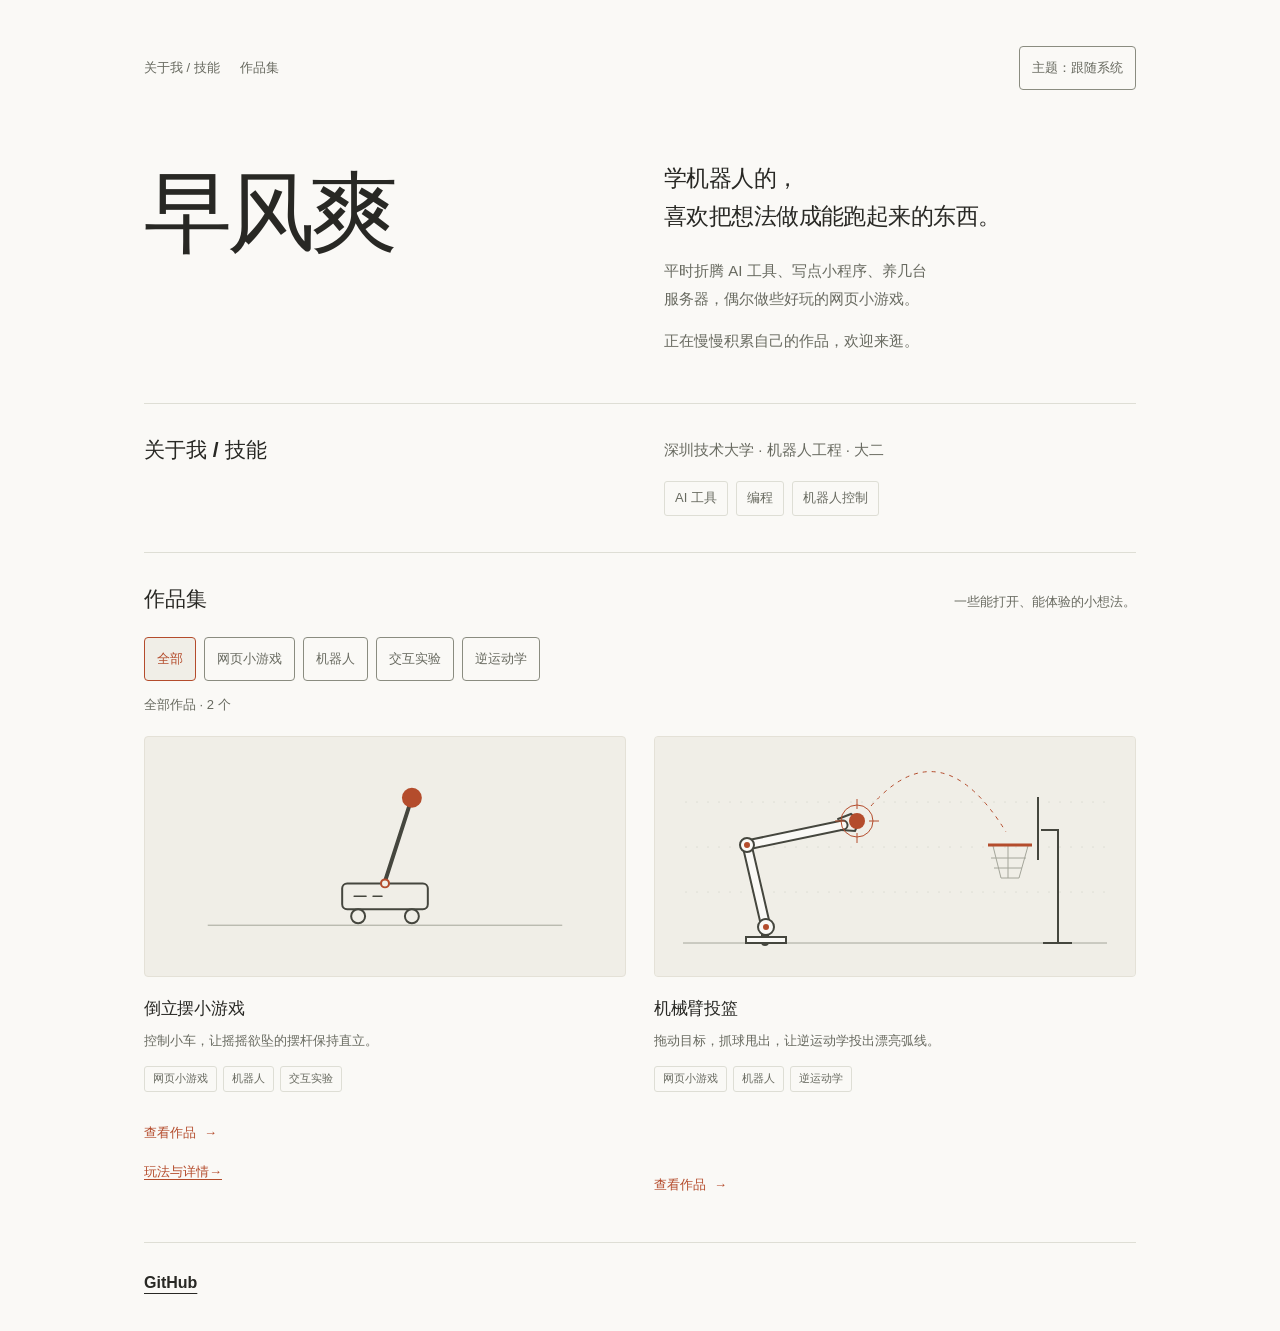
<file: index.html>
<!DOCTYPE html>
<html lang="zh-CN">
  <head>
    <meta charset="UTF-8">
    <meta name="viewport" content="width=device-width, initial-scale=1">
    <meta name="color-scheme" content="light dark">
    <meta name="application-name" content="早风爽的作品集">
    <meta name="description" content="早风爽的作品集：深圳技术大学机器人工程大二，会 AI 工具与编程、机器人控制，喜欢把想法做成能跑起来的东西。">
    <meta property="og:type" content="website">
    <meta property="og:locale" content="zh_CN">
    <meta property="og:site_name" content="早风爽的作品集">
    <meta property="og:title" content="早风爽 · 作品集">
    <meta property="og:description" content="深圳技术大学机器人工程大二，会 AI 工具与编程、机器人控制。看看我做的网页小游戏与交互实验。">
    <title>早风爽 · 作品集</title>
    <link rel="icon" href="./favicon.svg" type="image/svg+xml">
    <script src="./theme.js"></script>
    <link rel="stylesheet" href="./style.css">
  </head>
  <body>
    <a class="skip-link" href="#main-content">跳到主要内容</a>
    <div class="page">
      <header class="site-header">
        <nav aria-label="页面导航">
          <a href="#about">关于我 / 技能</a>
          <a href="#projects-title">作品集</a>
        </nav>
        <button class="theme-toggle" id="theme-toggle" type="button" hidden>主题：跟随系统</button>
      </header>
      <main id="main-content" tabindex="-1">
        <section class="intro enter" aria-labelledby="name">
          <div class="identity">
            <h1 id="name">早风爽</h1>
          </div>
          <div class="bio">
            <p class="bio-lead">学机器人的，<br><span class="bio-phrase">喜欢把想法做成</span><span class="bio-phrase">能跑起来的东西。</span></p>
            <p>平时折腾 AI 工具、写点小程序、养几台服务器，偶尔做些好玩的<span class="bio-phrase">网页小游戏。</span></p>
            <p>正在慢慢积累自己的作品，欢迎来逛。</p>
          </div>
        </section>

        <section class="about enter" id="about" aria-labelledby="about-title">
          <h2 class="section-title" id="about-title">关于我 / 技能</h2>
          <div class="about-content">
            <p>深圳技术大学 · 机器人工程 · 大二</p>
            <ul class="skills" aria-label="技能">
              <li>AI 工具</li>
              <li>编程</li>
              <li>机器人控制</li>
            </ul>
          </div>
        </section>

        <section class="projects enter" aria-labelledby="projects-title">
          <div class="section-heading">
            <h2 class="section-title" id="projects-title">作品集</h2>
            <p class="section-note">一些能打开、能体验的小想法。</p>
          </div>
          <div class="project-filters" role="group" aria-label="按标签筛选作品" hidden></div>
          <p class="project-status" id="project-status" role="status" aria-live="polite" aria-atomic="true"></p>
          <!-- 静态卡片保证 file://、禁用 JS 或模块加载失败时作品仍完整可见。
               main.js 加载成功后使用 projects.js 的数据增强渲染与筛选。 -->
          <div class="project-grid" id="project-grid">
            <article class="project-entry">
              <a class="project-card" href="./pendulum/" aria-labelledby="project-title-0" aria-describedby="project-description-0">
                <div class="thumbnail">
                  <svg class="pendulum-drawing" viewBox="0 0 480 240" fill="none" aria-hidden="true" focusable="false">
                    <g class="diagram-guides" stroke="currentColor" stroke-width="1">
                      <path d="M62 189H418"/>
                    </g>
                    <g class="diagram-cart" stroke="currentColor" stroke-width="2">
                      <rect x="197" y="147" width="86" height="26" rx="5" fill="var(--thumbnail)"/>
                      <path d="M240 145 267 61" stroke-width="4" stroke-linecap="round"/>
                      <circle cx="213" cy="180" r="7" fill="var(--thumbnail)"/>
                      <circle cx="267" cy="180" r="7" fill="var(--thumbnail)"/>
                      <path d="M209 160h12m7 0h9" stroke-width="1.5" stroke-linecap="round"/>
                    </g>
                    <circle class="diagram-weight" cx="267" cy="61" r="10"/>
                    <circle class="diagram-pivot" cx="240" cy="147" r="4"/>
                  </svg>
                </div>
                <div class="project-title-row">
                  <h3 id="project-title-0">倒立摆小游戏</h3>
                </div>
                <p class="project-description" id="project-description-0">控制小车，让摇摇欲坠的摆杆保持直立。</p>
                <ul class="project-tags" aria-label="作品标签">
                  <li>网页小游戏</li>
                  <li>机器人</li>
                  <li>交互实验</li>
                </ul>
                <span class="project-action">查看作品<span class="project-arrow" aria-hidden="true">→</span></span>
              </a>
              <a class="project-detail-link text-link" href="./projects/pendulum.html">玩法与详情<span class="visually-hidden">：倒立摆小游戏</span><span aria-hidden="true"> →</span></a>
            </article>
            <article class="project-entry">
              <a class="project-card" href="./arm/" aria-labelledby="project-title-1" aria-describedby="project-description-1">
                <div class="thumbnail"><img src="./arm/preview.svg" alt="" width="480" height="240" loading="lazy" decoding="async"></div>
                <div class="project-title-row"><h3 id="project-title-1">机械臂投篮</h3></div>
                <p class="project-description" id="project-description-1">拖动目标，抓球甩出，让逆运动学投出漂亮弧线。</p>
                <ul class="project-tags" aria-label="作品标签"><li>网页小游戏</li><li>机器人</li><li>逆运动学</li></ul>
                <span class="project-action">查看作品<span class="project-arrow" aria-hidden="true">→</span></span>
              </a>
            </article>
          </div>
        </section>
      </main>

      <footer class="enter">
        <a class="github-link" href="https://github.com/yezhouc66-crypto">
          GitHub
        </a>
      </footer>
    </div>

    <script type="module" src="./main.js"></script>
  </body>
</html>
</file>
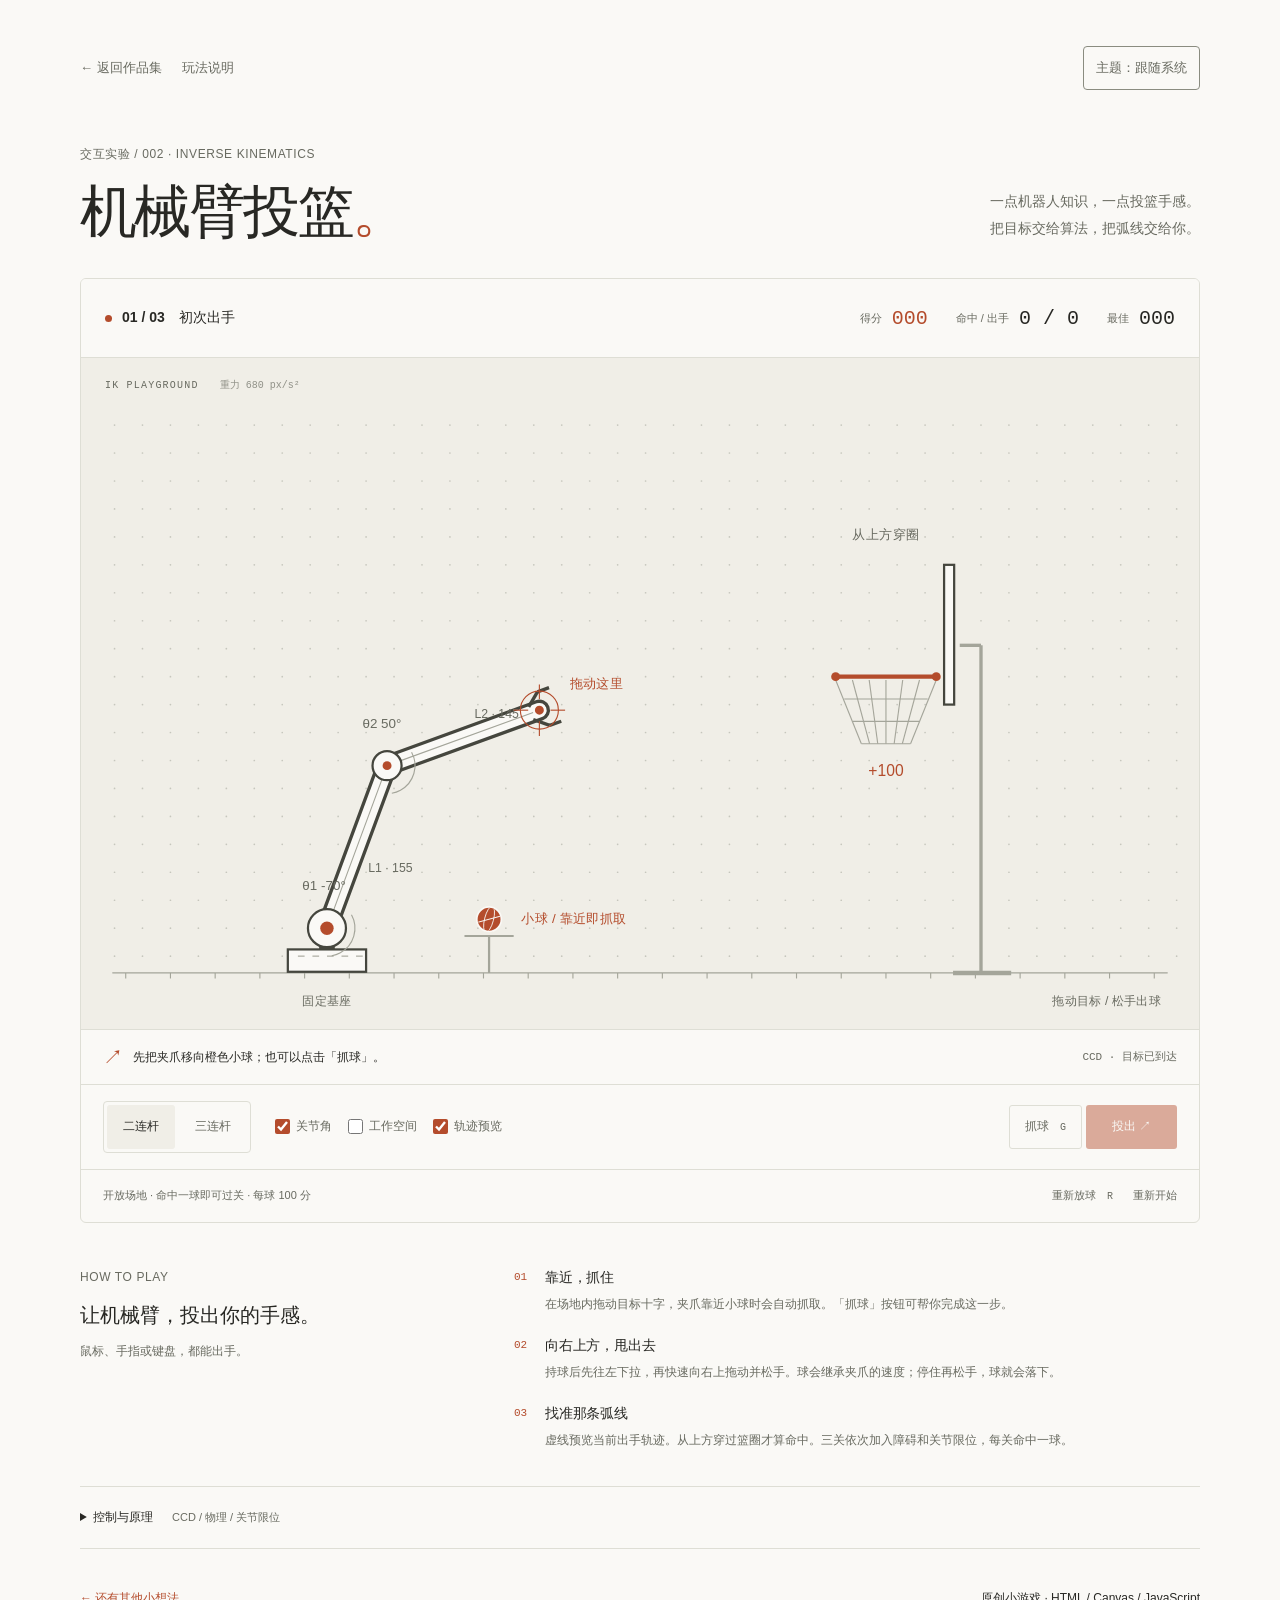
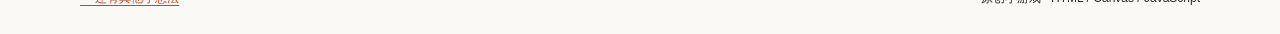
<file: arm/index.html>
<!DOCTYPE html>
<html lang="zh-CN">
<head>
  <meta charset="UTF-8">
  <meta name="viewport" content="width=device-width, initial-scale=1">
  <meta name="color-scheme" content="light dark">
  <meta name="description" content="拖动目标，操纵机械臂抓球、甩球、投篮。一个关于逆运动学和手感的原创 Canvas 小游戏。">
  <title>机械臂投篮 · 早风爽</title>
  <link rel="icon" href="../favicon.svg" type="image/svg+xml">
  <script src="../theme.js"></script>
  <link rel="stylesheet" href="../style.css">
  <link rel="stylesheet" href="./arm.css">
  <script defer src="./physics.js"></script>
  <script defer src="./game.js"></script>
</head>
<body>
  <a class="skip-link" href="#game">跳到游戏</a>
  <div class="page arm-page">
    <header class="site-header">
      <nav aria-label="页面导航"><a href="../#projects-title">← 返回作品集</a><a href="#instructions">玩法说明</a></nav>
      <button class="theme-toggle" id="theme-toggle" type="button" hidden>主题：跟随系统</button>
    </header>
    <main>
      <section class="game-intro" aria-labelledby="game-title">
        <div><p class="eyebrow">交互实验 / 002 · INVERSE KINEMATICS</p><h1 id="game-title">机械臂投篮<span aria-hidden="true">。</span></h1></div>
        <p class="intro-copy">一点机器人知识，一点投篮手感。<br>把目标交给算法，把弧线交给你。</p>
      </section>

      <section class="game-shell" aria-label="机械臂投篮游戏">
        <div class="scorebar">
          <div class="level-heading"><span class="live-dot" aria-hidden="true"></span><span id="level-label">01 / 03　初次出手</span></div>
          <dl class="scores"><div><dt>得分</dt><dd id="score">000</dd></div><div><dt>命中 / 出手</dt><dd id="shots">0 / 0</dd></div><div><dt>最佳</dt><dd id="best">000</dd></div></dl>
        </div>
        <div class="canvas-wrap">
          <canvas id="game" width="1000" height="600" tabindex="0" aria-label="机械臂投篮画布。拖动目标点抓球并甩出；也可用方向键移动目标，空格抓球或投出。" aria-describedby="instructions game-status">你的浏览器需要支持 Canvas 才能运行游戏。</canvas>
          <span class="canvas-badge" aria-hidden="true">IK PLAYGROUND <span>重力 680 px/s²</span></span>
          <div class="result" id="result" hidden>
            <p class="eyebrow" id="result-kicker">NICE SHOT</p><h2 id="result-title">漂亮的弧线！</h2><p id="result-copy">投篮命中，准备迎接下一个挑战。</p><button class="primary-link" id="next-level" type="button">下一关 →</button>
          </div>
        </div>
        <div class="game-message"><span class="message-mark" aria-hidden="true">↗</span><p id="game-status" role="status" aria-live="polite">先把夹爪移向橙色小球；也可以点击「抓球」。</p><span id="reach-status">CCD · 实时跟随</span></div>
        <div class="toolbar">
          <div class="control-group" role="group" aria-label="机械臂连杆数"><button type="button" class="option active" data-links="2" aria-pressed="true">二连杆</button><button type="button" class="option" data-links="3" aria-pressed="false">三连杆</button></div>
          <div class="switches"><label><input type="checkbox" id="show-angles" checked>关节角</label><label><input type="checkbox" id="show-workspace">工作空间</label><label><input type="checkbox" id="show-path" checked>轨迹预览</label></div>
          <div class="action-group"><button class="option" id="grab" type="button">抓球 <span aria-hidden="true">G</span></button><button class="throw-button" id="throw" type="button" disabled>投出 ↗</button></div>
        </div>
        <div class="levelbar"><p id="level-note">开放场地 · 命中一球即可过关 · 每球 100 分</p><div><button id="retry" type="button">重新放球 <span aria-hidden="true">R</span></button><button id="restart" type="button">重新开始</button></div></div>
      </section>

      <section class="instructions" id="instructions" aria-labelledby="instructions-title">
        <div class="instructions-title"><p class="eyebrow">HOW TO PLAY</p><h2 id="instructions-title">让机械臂，投出你的手感。</h2><p>鼠标、手指或键盘，都能出手。</p></div>
        <ol class="steps"><li><span>01</span><div><h3>靠近，抓住</h3><p>在场地内拖动目标十字，夹爪靠近小球时会自动抓取。「抓球」按钮可帮你完成这一步。</p></div></li><li><span>02</span><div><h3>向右上方，甩出去</h3><p>持球后先往左下拉，再快速向右上拖动并松手。球会继承夹爪的速度；停住再松手，球就会落下。</p></div></li><li><span>03</span><div><h3>找准那条弧线</h3><p>虚线预览当前出手轨迹。从上方穿过篮圈才算命中。三关依次加入障碍和关节限位，每关命中一球。</p></div></li></ol>
      </section>
      <details class="lab-notes"><summary>控制与原理 <span>CCD / 物理 / 关节限位</span></summary><div><p>目标是空心十字，夹爪是实心圆。CCD 从末端向基座逐个旋转关节，让末端靠近目标；机械臂总长保持 300 px，二、三连杆有不同的折叠方式。工作空间显示按当前角度限位采样得到的可达末端点，不包含避障规划。</p><p>小球采用 1/120 秒固定步长、重力、空气阻力和碰撞反弹。障碍会挡住小球；机械臂只做运动学展示，可穿过障碍。每次甩出计一次出手；重新放球会保留分数与出手数，重新开始清空本局，最佳分数保存在本机。</p><p>键盘：聚焦画布后，用 <kbd>←</kbd> <kbd>↑</kbd> <kbd>→</kbd> <kbd>↓</kbd> 连续移动目标，<kbd>Shift</kbd> 加速；<kbd>G</kbd> 自动抓球，<kbd>空格</kbd> 投出或抓球，<kbd>R</kbd> 重新放球。也可按 Tab 访问所有按钮。切走页面时自动暂停，回到页面继续。</p></div></details>
      <noscript><p class="noscript-note">请启用 JavaScript 运行游戏。此游戏全部在本机运行，无需网络或账号。</p></noscript>
    </main>
    <footer><a class="text-link" href="../#projects-title">← 还有其他小想法</a><span>原创小游戏 · HTML / Canvas / JavaScript</span></footer>
  </div>
</body>
</html>
</file>
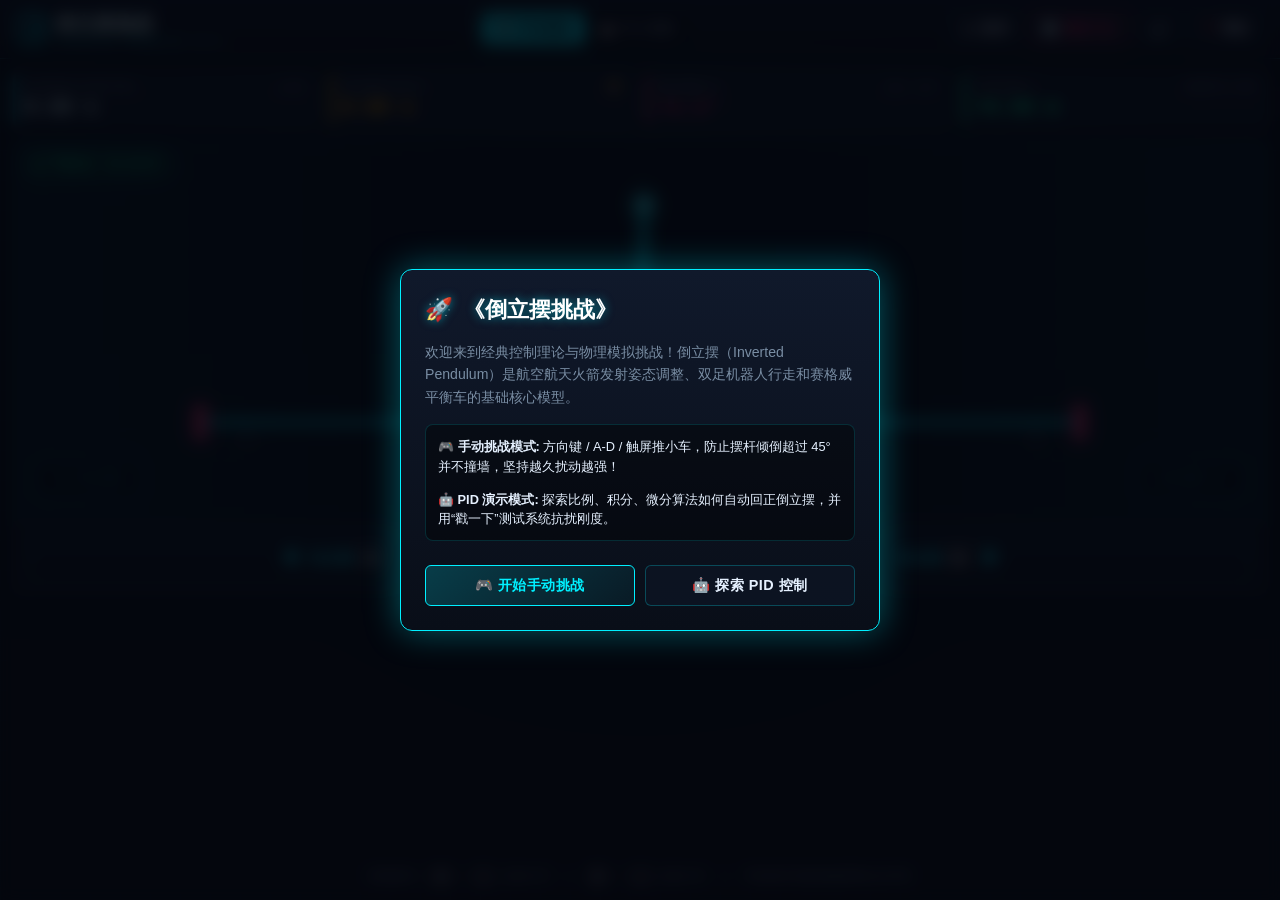
<file: pendulum/index.html>
<!DOCTYPE html>
<html lang="zh-CN">
<head>
  <meta charset="UTF-8">
  <meta name="viewport" content="width=device-width, initial-scale=1.0, maximum-scale=1.0, user-scalable=no">
  <title>倒立摆挑战 - Inverted Pendulum Challenge</title>
  <style>
    :root {
      --bg-primary: #070a12;
      --bg-secondary: #0d1322;
      --bg-panel: rgba(16, 24, 40, 0.85);
      --border-color: rgba(0, 240, 255, 0.25);
      --border-glow: rgba(0, 240, 255, 0.5);
      --cyan: #00f0ff;
      --cyan-dim: rgba(0, 240, 255, 0.15);
      --amber: #ffaa00;
      --amber-dim: rgba(255, 170, 0, 0.15);
      --magenta: #ff2a6d;
      --magenta-dim: rgba(255, 42, 109, 0.15);
      --green: #05ffa1;
      --green-dim: rgba(5, 255, 161, 0.15);
      --text-main: #e6f1ff;
      --text-dim: #798da3;
      --font-mono: "Consolas", "Courier New", "SF Mono", monospace;
    }

    * {
      box-sizing: border-box;
      margin: 0;
      padding: 0;
      -webkit-tap-highlight-color: transparent;
    }

    body {
      background-color: var(--bg-primary);
      color: var(--text-main);
      font-family: -apple-system, BlinkMacSystemFont, "Segoe UI", Roboto, "PingFang SC", "Hiragino Sans GB", "Microsoft YaHei", sans-serif;
      min-height: 100vh;
      display: flex;
      flex-direction: column;
      overflow-x: hidden;
      user-select: none;
      -webkit-user-select: none;
      touch-action: none;
    }

    /* Ambient sci-fi background grid */
    body::before {
      content: "";
      position: fixed;
      inset: 0;
      background:
        radial-gradient(circle at 50% 20%, rgba(0, 240, 255, 0.05) 0%, transparent 60%),
        linear-gradient(rgba(0, 240, 255, 0.03) 1px, transparent 1px),
        linear-gradient(90deg, rgba(0, 240, 255, 0.03) 1px, transparent 1px);
      background-size: 100% 100%, 30px 30px, 30px 30px;
      pointer-events: none;
      z-index: 0;
    }

    /* App Header */
    header {
      position: relative;
      z-index: 10;
      display: flex;
      flex-wrap: wrap;
      align-items: center;
      justify-content: space-between;
      gap: 12px;
      padding: 10px 18px;
      background: linear-gradient(180deg, rgba(13, 20, 36, 0.95) 0%, rgba(7, 10, 18, 0.85) 100%);
      border-bottom: 1px solid var(--border-color);
      box-shadow: 0 4px 20px rgba(0, 0, 0, 0.5);
    }

    .brand {
      display: flex;
      align-items: center;
      gap: 10px;
    }

    .brand-icon {
      width: 28px;
      height: 28px;
      border: 2px solid var(--cyan);
      border-radius: 6px;
      display: flex;
      align-items: center;
      justify-content: center;
      box-shadow: 0 0 10px var(--border-glow);
    }

    .brand-icon::after {
      content: "";
      width: 4px;
      height: 14px;
      background: var(--cyan);
      box-shadow: 0 0 8px var(--cyan);
      transform-origin: bottom center;
      transform: rotate(20deg);
      border-radius: 2px;
    }

    .brand-title {
      font-size: 1.15rem;
      font-weight: 700;
      letter-spacing: 1.5px;
      color: #fff;
      text-shadow: 0 0 10px rgba(0, 240, 255, 0.5);
    }

    .brand-sub {
      font-size: 0.68rem;
      color: var(--cyan);
      font-family: var(--font-mono);
      letter-spacing: 1px;
      opacity: 0.85;
    }

    /* Mode Navigation Tabs */
    .mode-nav {
      display: flex;
      align-items: center;
      background: rgba(0, 0, 0, 0.4);
      border: 1px solid rgba(0, 240, 255, 0.2);
      border-radius: 8px;
      padding: 3px;
    }

    .tab-btn {
      background: transparent;
      border: none;
      color: var(--text-dim);
      padding: 6px 14px;
      font-size: 0.82rem;
      font-weight: 600;
      letter-spacing: 0.5px;
      cursor: pointer;
      border-radius: 6px;
      transition: all 0.25s ease;
      display: flex;
      align-items: center;
      gap: 6px;
    }

    .tab-btn:hover {
      color: var(--text-main);
    }

    .tab-btn.active {
      background: var(--cyan);
      color: #070a12;
      box-shadow: 0 0 12px rgba(0, 240, 255, 0.6);
      font-weight: 700;
    }

    /* Action Controls in Header */
    .header-actions {
      display: flex;
      align-items: center;
      gap: 8px;
    }

    .cyber-btn {
      background: rgba(13, 20, 36, 0.8);
      border: 1px solid var(--border-color);
      color: var(--text-main);
      padding: 6px 12px;
      border-radius: 6px;
      font-size: 0.8rem;
      font-weight: 600;
      letter-spacing: 0.5px;
      cursor: pointer;
      display: inline-flex;
      align-items: center;
      justify-content: center;
      gap: 6px;
      transition: all 0.2s ease;
      font-family: inherit;
    }

    .cyber-btn:hover {
      border-color: var(--cyan);
      box-shadow: 0 0 10px rgba(0, 240, 255, 0.3);
      color: #fff;
    }

    .cyber-btn:active {
      transform: scale(0.96);
    }

    .cyber-btn.accent {
      background: linear-gradient(135deg, rgba(0, 240, 255, 0.2), rgba(0, 240, 255, 0.05));
      border-color: var(--cyan);
      color: var(--cyan);
    }

    .cyber-btn.danger {
      border-color: var(--magenta);
      color: var(--magenta);
    }
    .cyber-btn.danger:hover {
      background: rgba(255, 42, 109, 0.2);
      box-shadow: 0 0 10px rgba(255, 42, 109, 0.4);
    }

    /* Main Container */
    main {
      position: relative;
      z-index: 5;
      flex: 1;
      display: flex;
      flex-direction: column;
      max-width: 1300px;
      width: 100%;
      margin: 0 auto;
      padding: 12px;
      gap: 12px;
    }

    /* Top HUD Cards */
    .hud-bar {
      display: grid;
      grid-template-columns: repeat(auto-fit, minmax(130px, 1fr));
      gap: 10px;
    }

    .hud-card {
      background: var(--bg-panel);
      border: 1px solid var(--border-color);
      border-radius: 8px;
      padding: 8px 12px;
      display: flex;
      flex-direction: column;
      position: relative;
      overflow: hidden;
      backdrop-filter: blur(10px);
      -webkit-backdrop-filter: blur(10px);
    }

    .hud-card::before {
      content: "";
      position: absolute;
      top: 0;
      left: 0;
      width: 3px;
      height: 100%;
      background: var(--cyan);
    }

    .hud-card.amber::before { background: var(--amber); }
    .hud-card.magenta::before { background: var(--magenta); }
    .hud-card.green::before { background: var(--green); }

    .hud-label {
      font-size: 0.68rem;
      text-transform: uppercase;
      letter-spacing: 1px;
      color: var(--text-dim);
      display: flex;
      align-items: center;
      justify-content: space-between;
    }

    .hud-value {
      font-family: var(--font-mono);
      font-size: 1.25rem;
      font-weight: 700;
      color: #fff;
      margin-top: 2px;
      text-shadow: 0 0 8px rgba(0, 240, 255, 0.4);
    }

    .hud-value.amber { color: var(--amber); text-shadow: 0 0 8px rgba(255, 170, 0, 0.4); }
    .hud-value.magenta { color: var(--magenta); text-shadow: 0 0 8px rgba(255, 42, 109, 0.4); }
    .hud-value.green { color: var(--green); text-shadow: 0 0 8px rgba(5, 255, 161, 0.4); }

    /* Simulation Arena & Canvas Area */
    .simulation-section {
      display: flex;
      flex-direction: column;
      background: var(--bg-panel);
      border: 1px solid var(--border-color);
      border-radius: 10px;
      overflow: hidden;
      box-shadow: 0 8px 30px rgba(0, 0, 0, 0.6);
      position: relative;
      touch-action: none;
    }

    .canvas-container {
      position: relative;
      width: 100%;
      height: 380px;
      background: radial-gradient(circle at 50% 50%, #0d1527 0%, #060911 100%);
      overflow: hidden;
      touch-action: none;
    }

    #sim-canvas {
      width: 100%;
      height: 100%;
      display: block;
      touch-action: none;
    }

    /* Canvas Overlays */
    .canvas-hud-overlay {
      position: absolute;
      top: 10px;
      left: 12px;
      right: 12px;
      display: flex;
      justify-content: space-between;
      align-items: flex-start;
      pointer-events: none;
      z-index: 10;
    }

    .status-badge {
      display: inline-flex;
      align-items: center;
      gap: 6px;
      background: rgba(7, 10, 18, 0.75);
      border: 1px solid var(--cyan);
      padding: 4px 10px;
      border-radius: 20px;
      font-size: 0.75rem;
      font-weight: 600;
      font-family: var(--font-mono);
      color: var(--cyan);
      box-shadow: 0 0 10px rgba(0, 240, 255, 0.2);
    }

    .status-badge .dot {
      width: 7px;
      height: 7px;
      border-radius: 50%;
      background: var(--cyan);
      box-shadow: 0 0 6px var(--cyan);
      animation: pulse-dot 1.5s infinite;
    }

    @keyframes pulse-dot {
      0%, 100% { opacity: 1; transform: scale(1); }
      50% { opacity: 0.4; transform: scale(0.8); }
    }

    .status-badge.stable { border-color: var(--green); color: var(--green); }
    .status-badge.stable .dot { background: var(--green); box-shadow: 0 0 6px var(--green); }

    .status-badge.tuning { border-color: var(--amber); color: var(--amber); }
    .status-badge.tuning .dot { background: var(--amber); box-shadow: 0 0 6px var(--amber); }

    .status-badge.danger { border-color: var(--magenta); color: var(--magenta); }
    .status-badge.danger .dot { background: var(--magenta); box-shadow: 0 0 6px var(--magenta); }

    .wind-hud {
      background: rgba(7, 10, 18, 0.75);
      border: 1px solid rgba(255, 170, 0, 0.4);
      padding: 4px 10px;
      border-radius: 20px;
      font-size: 0.75rem;
      font-family: var(--font-mono);
      color: var(--amber);
      display: flex;
      align-items: center;
      gap: 6px;
    }

    /* Mobile Touch Zones for Manual Mode */
    .touch-controls {
      position: absolute;
      inset: 0;
      display: flex;
      pointer-events: auto;
      z-index: 8;
      touch-action: none;
    }

    .touch-zone {
      flex: 1;
      display: flex;
      align-items: flex-end;
      padding: 24px;
      opacity: 0.35;
      transition: opacity 0.15s, background-color 0.15s;
      user-select: none;
      -webkit-user-select: none;
      cursor: pointer;
      touch-action: none;
    }

    .touch-zone:hover, .touch-zone:active, .touch-zone.active {
      opacity: 0.9;
    }

    .touch-zone.left {
      justify-content: flex-start;
      background: linear-gradient(90deg, rgba(0, 240, 255, 0.2) 0%, transparent 80%);
      border-right: 1px dashed rgba(0, 240, 255, 0.15);
    }

    .touch-zone.right {
      justify-content: flex-end;
      background: linear-gradient(270deg, rgba(0, 240, 255, 0.2) 0%, transparent 80%);
    }

    .touch-indicator {
      display: flex;
      align-items: center;
      gap: 8px;
      background: rgba(0, 0, 0, 0.75);
      border: 1px solid var(--cyan);
      border-radius: 8px;
      padding: 8px 16px;
      color: var(--cyan);
      font-weight: 700;
      font-size: 0.85rem;
      letter-spacing: 1px;
      box-shadow: 0 0 15px rgba(0, 240, 255, 0.3);
      pointer-events: none;
    }

    /* PID Mode: Split Panel (Control & Chart) */
    .pid-dashboard {
      display: grid;
      grid-template-columns: 1fr 1fr;
      gap: 12px;
      padding: 12px;
      background: rgba(10, 15, 26, 0.95);
      border-top: 1px solid var(--border-color);
    }

    @media (max-width: 900px) {
      .pid-dashboard {
        grid-template-columns: 1fr;
      }
    }

    .pid-panel {
      background: var(--bg-panel);
      border: 1px solid var(--border-color);
      border-radius: 8px;
      padding: 14px;
      display: flex;
      flex-direction: column;
      gap: 12px;
    }

    .panel-header {
      display: flex;
      align-items: center;
      justify-content: space-between;
      border-bottom: 1px solid rgba(0, 240, 255, 0.15);
      padding-bottom: 8px;
    }

    .panel-title {
      font-size: 0.85rem;
      font-weight: 700;
      letter-spacing: 1px;
      color: var(--cyan);
      display: flex;
      align-items: center;
      gap: 6px;
    }

    /* Slider Rows */
    .slider-group {
      display: flex;
      flex-direction: column;
      gap: 10px;
    }

    .slider-row {
      display: flex;
      flex-direction: column;
      gap: 4px;
    }

    .slider-info {
      display: flex;
      justify-content: space-between;
      align-items: center;
      font-size: 0.78rem;
    }

    .slider-name {
      color: var(--text-main);
      font-weight: 600;
      display: flex;
      align-items: center;
      gap: 6px;
    }

    .slider-value {
      font-family: var(--font-mono);
      font-weight: 700;
      color: var(--cyan);
    }

    .slider-input-wrapper {
      display: flex;
      align-items: center;
      gap: 10px;
    }

    input[type="range"] {
      -webkit-appearance: none;
      width: 100%;
      height: 6px;
      background: rgba(255, 255, 255, 0.1);
      border-radius: 3px;
      outline: none;
      cursor: pointer;
    }

    input[type="range"]::-webkit-slider-thumb {
      -webkit-appearance: none;
      width: 16px;
      height: 16px;
      border-radius: 50%;
      background: var(--cyan);
      box-shadow: 0 0 10px var(--cyan);
      cursor: pointer;
      border: 2px solid #fff;
      transition: transform 0.1s;
    }

    input[type="range"]::-webkit-slider-thumb:hover {
      transform: scale(1.2);
    }

    /* PID Action Buttons */
    .pid-button-bar {
      display: flex;
      flex-wrap: wrap;
      gap: 8px;
      align-items: center;
      margin-top: 4px;
    }

    #btn-poke {
      flex: 1;
      padding: 10px 18px;
      background: linear-gradient(135deg, rgba(255, 170, 0, 0.3), rgba(255, 170, 0, 0.1));
      border: 1px solid var(--amber);
      color: var(--amber);
      font-weight: 700;
      font-size: 0.9rem;
      border-radius: 6px;
      cursor: pointer;
      display: inline-flex;
      align-items: center;
      justify-content: center;
      gap: 8px;
      box-shadow: 0 0 12px rgba(255, 170, 0, 0.25);
      transition: all 0.2s ease;
    }

    #btn-poke:hover {
      background: linear-gradient(135deg, rgba(255, 170, 0, 0.45), rgba(255, 170, 0, 0.2));
      box-shadow: 0 0 18px rgba(255, 170, 0, 0.45);
      color: #fff;
    }

    #btn-poke:active {
      transform: scale(0.96);
    }

    /* PID Presets */
    .preset-chips {
      display: flex;
      flex-wrap: wrap;
      gap: 6px;
    }

    .chip-btn {
      background: rgba(255, 255, 255, 0.05);
      border: 1px solid rgba(255, 255, 255, 0.15);
      color: var(--text-dim);
      font-size: 0.72rem;
      padding: 4px 8px;
      border-radius: 4px;
      cursor: pointer;
      transition: all 0.15s;
    }

    .chip-btn:hover {
      background: rgba(0, 240, 255, 0.15);
      border-color: var(--cyan);
      color: #fff;
    }

    /* Oscilloscope / Chart Container */
    .chart-container {
      position: relative;
      width: 100%;
      height: 240px;
      background: #060910;
      border: 1px solid rgba(0, 240, 255, 0.2);
      border-radius: 6px;
      overflow: hidden;
    }

    #chart-canvas {
      width: 100%;
      height: 100%;
      display: block;
    }

    .chart-legend {
      display: flex;
      align-items: center;
      justify-content: space-between;
      font-size: 0.75rem;
      font-family: var(--font-mono);
    }

    .legend-item {
      display: flex;
      align-items: center;
      gap: 6px;
    }

    .legend-color {
      width: 10px;
      height: 3px;
      border-radius: 2px;
    }

    /* Modal / Popups */
    .modal-backdrop {
      position: fixed;
      inset: 0;
      background: rgba(4, 7, 13, 0.85);
      backdrop-filter: blur(8px);
      -webkit-backdrop-filter: blur(8px);
      display: flex;
      align-items: center;
      justify-content: center;
      padding: 16px;
      z-index: 100;
      opacity: 0;
      pointer-events: none;
      transition: opacity 0.25s ease;
    }

    .modal-backdrop.active {
      opacity: 1;
      pointer-events: auto;
    }

    .modal-box {
      background: linear-gradient(180deg, #10192b 0%, #090e18 100%);
      border: 1px solid var(--cyan);
      box-shadow: 0 0 35px rgba(0, 240, 255, 0.35);
      border-radius: 12px;
      max-width: 480px;
      width: 100%;
      padding: 24px;
      display: flex;
      flex-direction: column;
      gap: 16px;
      transform: translateY(20px);
      transition: transform 0.25s ease;
      position: relative;
    }

    .modal-backdrop.active .modal-box {
      transform: translateY(0);
    }

    .modal-title {
      font-size: 1.4rem;
      font-weight: 800;
      color: #fff;
      display: flex;
      align-items: center;
      gap: 10px;
      text-shadow: 0 0 10px rgba(0, 240, 255, 0.5);
    }

    .modal-desc {
      font-size: 0.88rem;
      line-height: 1.6;
      color: var(--text-dim);
    }

    .modal-stats {
      background: rgba(0, 0, 0, 0.4);
      border: 1px solid rgba(0, 240, 255, 0.15);
      border-radius: 8px;
      padding: 12px;
      display: flex;
      flex-direction: column;
      gap: 8px;
    }

    .modal-stat-row {
      display: flex;
      justify-content: space-between;
      align-items: center;
      font-size: 0.85rem;
    }

    .modal-actions {
      display: flex;
      gap: 10px;
      margin-top: 8px;
    }

    .modal-actions .cyber-btn {
      flex: 1;
      padding: 10px 16px;
      font-size: 0.9rem;
    }

    /* Footer hints */
    footer {
      position: relative;
      z-index: 5;
      text-align: center;
      padding: 8px 16px 14px;
      font-size: 0.75rem;
      color: var(--text-dim);
      font-family: var(--font-mono);
      display: flex;
      align-items: center;
      justify-content: center;
      gap: 16px;
      flex-wrap: wrap;
    }

    .badge-key {
      display: inline-block;
      padding: 1px 6px;
      background: rgba(255, 255, 255, 0.1);
      border: 1px solid rgba(255, 255, 255, 0.2);
      border-radius: 4px;
      color: #fff;
    }

    /* Pulse effect for new record */
    .record-alert {
      color: var(--green);
      font-size: 0.8rem;
      font-weight: 700;
      animation: pulse-dot 1s infinite;
    }

    /* Hidden helper */
    .hidden {
      display: none !important;
    }

    /* 3-2-1 Countdown Overlay */
    .countdown-overlay {
      position: absolute;
      inset: 0;
      display: flex;
      align-items: center;
      justify-content: center;
      background: rgba(4, 7, 13, 0.45);
      backdrop-filter: blur(2px);
      -webkit-backdrop-filter: blur(2px);
      pointer-events: none;
      z-index: 15;
      transition: opacity 0.2s ease;
    }

    .countdown-content {
      display: flex;
      flex-direction: column;
      align-items: center;
      justify-content: center;
      gap: 12px;
      user-select: none;
      -webkit-user-select: none;
    }

    .countdown-number {
      font-family: var(--font-mono);
      font-size: 5.5rem;
      font-weight: 900;
      color: var(--cyan);
      text-shadow: 0 0 25px rgba(0, 240, 255, 0.85), 0 0 50px rgba(0, 240, 255, 0.45);
      line-height: 1;
      transform-origin: center center;
    }

    .countdown-pop-anim {
      animation: countdown-pop 0.35s cubic-bezier(0.175, 0.885, 0.32, 1.275);
    }

    .countdown-tip {
      font-size: 0.95rem;
      font-weight: 600;
      letter-spacing: 1px;
      color: var(--text-main);
      background: rgba(13, 20, 36, 0.85);
      border: 1px solid var(--border-color);
      box-shadow: 0 0 15px rgba(0, 240, 255, 0.2);
      padding: 6px 18px;
      border-radius: 20px;
    }

    @keyframes countdown-pop {
      0% { transform: scale(1.6); opacity: 0; }
      100% { transform: scale(1); opacity: 1; }
    }

    /* Mobile Bottom Control Bar */
    .manual-bottom-controls {
      display: flex;
      gap: 12px;
      padding: 10px 14px;
      background: rgba(10, 15, 26, 0.95);
      border-top: 1px solid var(--border-color);
      touch-action: none;
      user-select: none;
      -webkit-user-select: none;
    }

    .arrow-pad-btn {
      flex: 1;
      display: inline-flex;
      align-items: center;
      justify-content: center;
      gap: 10px;
      min-height: 52px;
      background: linear-gradient(180deg, rgba(16, 24, 40, 0.9) 0%, rgba(10, 15, 26, 0.95) 100%);
      border: 1.5px solid rgba(0, 240, 255, 0.4);
      border-radius: 8px;
      color: var(--cyan);
      font-family: inherit;
      font-size: 0.95rem;
      font-weight: 700;
      cursor: pointer;
      touch-action: none;
      transition: all 0.1s ease;
      box-shadow: 0 2px 10px rgba(0, 0, 0, 0.4);
      user-select: none;
      -webkit-user-select: none;
    }

    .arrow-pad-btn .btn-arrow {
      font-size: 1.3rem;
      line-height: 1;
    }

    .arrow-pad-btn:hover {
      border-color: var(--cyan);
      box-shadow: 0 0 14px rgba(0, 240, 255, 0.35);
    }

    .arrow-pad-btn:active, .arrow-pad-btn.active {
      background: linear-gradient(180deg, rgba(0, 240, 255, 0.35) 0%, rgba(0, 240, 255, 0.15) 100%);
      border-color: #ffffff;
      color: #ffffff;
      transform: scale(0.97);
      box-shadow: 0 0 20px rgba(0, 240, 255, 0.6);
    }
  </style>
</head>
<body>

  <!-- App Header -->
  <header>
    <div class="brand">
      <div class="brand-icon"></div>
      <div>
        <div class="brand-title">倒立摆挑战</div>
        <div class="brand-sub">INVERTED PENDULUM v2.0</div>
      </div>
    </div>

    <!-- Mode switch tabs -->
    <div class="mode-nav" role="tablist">
      <button id="btn-manual" class="tab-btn active" role="tab" title="手动物理平衡挑战">
        🎮 手动挑战
      </button>
      <button id="btn-pid" class="tab-btn" role="tab" title="PID自动控制与曲线调试">
        🤖 PID 控制
      </button>
    </div>

    <!-- Actions -->
    <div class="header-actions">
      <button id="btn-pause" class="cyber-btn" title="暂停/继续 (空格键)">
        <span id="pause-icon">⏸</span> <span id="pause-text">暂停</span>
      </button>
      <button id="btn-restart" class="cyber-btn danger" title="重置摆杆并重新开始 (R键)">
        🔄 重新开始
      </button>
      <button id="btn-sound" class="cyber-btn" title="音效开关">
        <span id="sound-icon">🔊</span>
      </button>
      <button id="btn-help" class="cyber-btn" title="游戏玩法与原理">
        ❓ 帮助
      </button>
    </div>
  </header>

  <!-- Main Content -->
  <main>
    <!-- HUD Info Bar -->
    <div class="hud-bar">
      <!-- Time / Survival in Manual -->
      <div class="hud-card" id="hud-card-survival">
        <div class="hud-label">
          <span>生存时间 SURVIVAL</span>
          <span id="survival-badge">LIVE</span>
        </div>
        <div class="hud-value" id="val-survival-time">0.00 s</div>
      </div>

      <!-- Highscore in Manual -->
      <div class="hud-card amber" id="hud-card-hiscore">
        <div class="hud-label">
          <span>历史最高 BEST</span>
          <span>🏆</span>
        </div>
        <div class="hud-value amber" id="val-hiscore">0.00 s</div>
      </div>

      <!-- Pendulum Angle Theta -->
      <div class="hud-card magenta">
        <div class="hud-label">
          <span>摆杆偏角 θ</span>
          <span>|θ| &lt; 45°</span>
        </div>
        <div class="hud-value magenta" id="val-theta">+1.1°</div>
      </div>

      <!-- Cart Position X -->
      <div class="hud-card green">
        <div class="hud-label">
          <span>小车位移 x</span>
          <span>轨道中心 0m</span>
        </div>
        <div class="hud-value green" id="val-x">0.00 m</div>
      </div>
    </div>

    <!-- Simulation Screen -->
    <section class="simulation-section">
      <div class="canvas-container" id="canvas-wrapper">
        <canvas id="sim-canvas"></canvas>

        <!-- Dynamic Overlay Badges -->
        <div class="canvas-hud-overlay">
          <div id="status-badge" class="status-badge stable">
            <span class="dot"></span>
            <span id="status-text">系统就绪 READY</span>
          </div>

          <div id="wind-hud" class="wind-hud hidden">
            <span>💨 扰动微风:</span>
            <span id="wind-text">0.0 N</span>
          </div>
        </div>

        <!-- Touch Controls for Mobile (Manual Mode) -->
        <div id="touch-controls" class="touch-controls">
          <div class="touch-zone left" id="touch-left">
            <div class="touch-indicator">
              <span>◀</span> 向左推
            </div>
          </div>
          <div class="touch-zone right" id="touch-right">
            <div class="touch-indicator">
              向右推 <span>▶</span>
            </div>
          </div>
        </div>

        <!-- 3-2-1 Countdown Overlay -->
        <div id="countdown-overlay" class="countdown-overlay hidden">
          <div class="countdown-content">
            <div id="countdown-number" class="countdown-number">3</div>
            <div id="countdown-tip" class="countdown-tip">准备保持平衡... 摆杆已锁定</div>
          </div>
        </div>
      </div>

      <!-- Mobile Bottom Control Bar for Manual Mode -->
      <div id="manual-bottom-controls" class="manual-bottom-controls">
        <button id="btn-touch-left" class="arrow-pad-btn" aria-label="向左推小车">
          <span class="btn-arrow">◀</span>
          <span class="btn-label">向左推 <span class="badge-key">A</span></span>
        </button>
        <button id="btn-touch-right" class="arrow-pad-btn" aria-label="向右推小车">
          <span class="btn-label">向右推 <span class="badge-key">D</span></span>
          <span class="btn-arrow">▶</span>
        </button>
      </div>

      <!-- PID Mode Dashboard (Sliders & Live Rolling Chart) -->
      <div id="pid-dashboard" class="pid-dashboard hidden">
        <!-- Control Sliders -->
        <div class="pid-panel">
          <div class="panel-header">
            <div class="panel-title">
              <span>⚙️</span> PID 控制器参数调节
            </div>
            <div class="preset-chips">
              <button class="chip-btn" data-preset="balanced">经典平衡</button>
              <button class="chip-btn" data-preset="aggressive">高刚度响应</button>
              <button class="chip-btn" data-preset="underdamped">轻微欠阻尼</button>
            </div>
          </div>

          <div class="slider-group">
            <!-- Kp Angle -->
            <div class="slider-row">
              <div class="slider-info">
                <span class="slider-name">角度比例增益 K<sub>p,θ</sub></span>
                <span class="slider-value" id="val-kp">85.0</span>
              </div>
              <div class="slider-input-wrapper">
                <input type="range" id="slider-kp" min="0" max="250" step="1" value="85">
              </div>
            </div>

            <!-- Ki Angle -->
            <div class="slider-row">
              <div class="slider-info">
                <span class="slider-name">角度积分增益 K<sub>i,θ</sub></span>
                <span class="slider-value" id="val-ki">1.2</span>
              </div>
              <div class="slider-input-wrapper">
                <input type="range" id="slider-ki" min="0" max="30" step="0.1" value="1.2">
              </div>
            </div>

            <!-- Kd Angle -->
            <div class="slider-row">
              <div class="slider-info">
                <span class="slider-name">角度微分增益 K<sub>d,θ</sub></span>
                <span class="slider-value" id="val-kd">18.0</span>
              </div>
              <div class="slider-input-wrapper">
                <input type="range" id="slider-kd" min="0" max="50" step="0.5" value="18.0">
              </div>
            </div>

            <!-- Kp Cart Position -->
            <div class="slider-row">
              <div class="slider-info">
                <span class="slider-name">小车位置回中 K<sub>p,x</sub></span>
                <span class="slider-value" id="val-kpx">3.5</span>
              </div>
              <div class="slider-input-wrapper">
                <input type="range" id="slider-kpx" min="0" max="20" step="0.1" value="3.5">
              </div>
            </div>

            <!-- Kd Cart Position -->
            <div class="slider-row">
              <div class="slider-info">
                <span class="slider-name">小车速度阻尼 K<sub>d,x</sub></span>
                <span class="slider-value" id="val-kdx">4.8</span>
              </div>
              <div class="slider-input-wrapper">
                <input type="range" id="slider-kdx" min="0" max="20" step="0.1" value="4.8">
              </div>
            </div>
          </div>

          <!-- Poke & Action buttons -->
          <div class="pid-button-bar">
            <button id="btn-poke" title="施加瞬间外力扰动测试系统稳态">
              ⚡ 戳一下 (扰动摆杆)
            </button>
            <button id="btn-zero-cart" class="cyber-btn" title="重设小车位置目标为中心0点">
              🎯 回正中心
            </button>
          </div>
        </div>

        <!-- Real-time Rolling Chart -->
        <div class="pid-panel">
          <div class="panel-header">
            <div class="panel-title">
              <span>📈</span> 实时示波遥测曲线 (动态滚动)
            </div>
            <div class="chart-legend">
              <div class="legend-item">
                <span class="legend-color" style="background: var(--cyan);"></span>
                <span style="color: var(--cyan);">θ 摆角(°)</span>
              </div>
              <div class="legend-item" style="margin-left: 10px;">
                <span class="legend-color" style="background: var(--amber);"></span>
                <span style="color: var(--amber);">x 位移(m)</span>
              </div>
            </div>
          </div>

          <div class="chart-container">
            <canvas id="chart-canvas"></canvas>
          </div>

          <div style="font-size: 0.72rem; color: var(--text-dim); display: flex; justify-content: space-between;">
            <span>采样频率: 60Hz 实时双轨追踪</span>
            <span>时间窗口: 8.0 秒</span>
          </div>
        </div>
      </div>
    </section>
  </main>

  <!-- Footer control hints -->
  <footer>
    <div id="footer-manual-hints">
      <span>控制操作: <span class="badge-key">A</span> / <span class="badge-key">←</span> 左推小车</span>
      <span style="margin: 0 8px;">|</span>
      <span><span class="badge-key">D</span> / <span class="badge-key">→</span> 右推小车</span>
      <span style="margin: 0 8px;">|</span>
      <span>手机端可直接轻触屏幕左右半区</span>
    </div>
    <div id="footer-pid-hints" class="hidden">
      <span>PID模式: 级联闭环自动平衡 F = Kp·(θ - θ_ref) + Ki·∫(θ - θ_ref) + Kd·ω，其中 θ_ref = -(Kpx·x + Kdx·v)/28</span>
    </div>
  </footer>

  <!-- Modal: Game Over (Manual Mode) -->
  <div id="modal-gameover" class="modal-backdrop">
    <div class="modal-box">
      <div class="modal-title" style="color: var(--magenta);">
        <span>💥</span> 游戏结束 GAME OVER
      </div>
      <div class="modal-desc" id="gameover-reason">
        摆杆倾斜角超过极限阈值 45°，重力力矩打破了平衡！
      </div>

      <div class="modal-stats">
        <div class="modal-stat-row">
          <span style="color: var(--text-dim);">本次生存时间</span>
          <span class="hud-value magenta" id="modal-final-time">0.00 s</span>
        </div>
        <div class="modal-stat-row">
          <span style="color: var(--text-dim);">历史最佳纪录</span>
          <span class="hud-value amber" id="modal-best-time">0.00 s</span>
        </div>
        <div id="modal-new-record" class="record-alert hidden">
          🎉 太棒了！刷新了历史最高纪录！
        </div>
      </div>

      <div class="modal-actions">
        <button id="modal-btn-retry" class="cyber-btn accent">
          🔄 再试一次
        </button>
        <button id="modal-btn-switch-pid" class="cyber-btn">
          🤖 体验 PID 自动控制
        </button>
      </div>
    </div>
  </div>

  <!-- Modal: Welcome / Start Screen -->
  <div id="modal-start" class="modal-backdrop active">
    <div class="modal-box">
      <div class="modal-title">
        <span>🚀</span> 《倒立摆挑战》
      </div>
      <div class="modal-desc">
        欢迎来到经典控制理论与物理模拟挑战！倒立摆（Inverted Pendulum）是航空航天火箭发射姿态调整、双足机器人行走和赛格威平衡车的基础核心模型。
      </div>

      <div class="modal-stats" style="font-size: 0.8rem; line-height: 1.5;">
        <div>🎮 <strong>手动挑战模式:</strong> 方向键 / A-D / 触屏推小车，防止摆杆倾倒超过 45° 并不撞墙，坚持越久扰动越强！</div>
        <div style="margin-top: 6px;">🤖 <strong>PID 演示模式:</strong> 探索比例、积分、微分算法如何自动回正倒立摆，并用“戳一下”测试系统抗扰刚度。</div>
      </div>

      <div class="modal-actions">
        <button id="modal-btn-start-manual" class="cyber-btn accent">
          🎮 开始手动挑战
        </button>
        <button id="modal-btn-start-pid" class="cyber-btn">
          🤖 探索 PID 控制
        </button>
      </div>
    </div>
  </div>

  <!-- Modal: Help & Physics Docs -->
  <div id="modal-help" class="modal-backdrop">
    <div class="modal-box">
      <div class="modal-title">
        <span>📖</span> 物理方程与控制理论
      </div>
      <div class="modal-desc" style="max-height: 280px; overflow-y: auto; padding-right: 4px;">
        <p><strong>1. 动力学物理方程 (Lagrange 方程):</strong><br>
        考虑小车质量 M，摆杆质量 m，转动惯量 J，杆长中心距 l，摩擦阻尼 μ：<br>
        • (M + m)ẍ + ml cos(θ)θ̈ - ml sin(θ)θ̇² = F - b·ẋ<br>
        • ml cos(θ)ẍ + Jθ̈ - mgl sin(θ) = -μ·θ̇<br>
        本系统采用 <strong>Runge-Kutta 4阶 (RK4)</strong> 显式积分法，数值极为平滑精准。
        </p>
        <br>
        <p><strong>2. 手动模式规则:</strong><br>
        • 角度超过 ±45° 或小车撞击轨道端点即失败。<br>
        • 随时间推移，环境随机阵风扰动将逐步加剧。
        </p>
        <br>
        <p><strong>3. PID 调参秘籍:</strong><br>
        • <strong>Kp (比例):</strong> 反应灵敏度。过小倒立不稳，过大会引起高频剧烈抖动。<br>
        • <strong>Kd (微分):</strong> 阻尼项。抑制震荡超调，提供稳定性。<br>
        • <strong>Ki (积分):</strong> 消除常值微小倾角稳态误差。<br>
        • <strong>位置项 (Kp_x, Kd_x):</strong> 让小车在稳摆的同时回到轨道中心。
        </p>
      </div>
      <div class="modal-actions">
        <button id="modal-btn-close-help" class="cyber-btn accent">
          明白，返回
        </button>
      </div>
    </div>
  </div>

  <!-- JavaScript Implementation -->
  <script>
    (function() {
      'use strict';

      /* ============================================================
       * 1. 物理系统模型与常数 (Cart-Pole RK4 Dynamics)
       * ============================================================ */
      const PHYSICS = {
        M: 1.0,         // 小车质量 (kg)
        m: 0.18,        // 摆杆质量 (kg)
        L: 1.0,         // 摆杆有效总长 (m)
        g: 9.81,        // 重力加速度 (m/s^2)
        bc: 0.25,       // 小车轨道滑动阻尼 (N·s/m)
        mup: 0.008,     // 摆杆轴承转动阻尼 (N·m·s/rad)
        trackLimit: 2.2,// 轨道单侧极限半长 (m) -> 轨道范围 [-2.2m, +2.2m]
        timeScale: 0.38 // 物理有效时间尺度，符合人类反应感知
      };

      // 质心距离与绕轴转动惯量
      PHYSICS.l = PHYSICS.L / 2.0; // 0.5m
      PHYSICS.J = (4.0 / 3.0) * PHYSICS.m * (PHYSICS.l ** 2);

      // 状态变量: x (m), v (m/s), theta (rad, 0表示垂直向上), omega (rad/s)
      // 保持对象引用稳定，内部属性原地修改，初始角度约 0.02 rad (+1.15°)
      const state = {
        x: 0.0,
        v: 0.0,
        theta: 0.02,
        omega: 0.0
      };

      // PID 控制器状态
      const pid = {
        kp: 85.0,
        ki: 1.2,
        kd: 18.0,
        kpx: 3.5,
        kdx: 4.8,
        integralTheta: 0.0,
        integralLimit: 2.0, // 防止积分饱和
        lastError: 0.0
      };

      // 游戏运行态
      const GAME = {
        mode: 'manual',      // 'manual' | 'pid'
        isPaused: false,
        isGameOver: false,
        isCountingDown: false,
        hasStarted: false,
        survivalTime: 0.0,   // 秒
        highScore: 0.0,      // 秒
        manualForce: 0.0,    // 手动推力 (N)
        maxPushForce: 26.0,  // 手动推力上限 (N)
        lastForce: 0.0,      // 上一步有效推力 (N)
        windForce: 0.0,      // 当前风力扰动 (N)
        windLevel: 0,
        pokeImpulse: 0.0,    // 戳一下脉冲
        particles: []        // 特效粒子
      };

      // 暴露给自动化测试读取 (Requirement 6)
      window.__pend = {
        get state() { return state; },
        set state(s) {
          if (s && typeof s === 'object') {
            Object.assign(state, s);
          }
        },
        GAME,
        PHYSICS,
        pid
      };

      // 从 localStorage 读取历史最高分
      const LS_KEY = 'inverted_pendulum_hiscore_v2';
      try {
        const savedScore = localStorage.getItem(LS_KEY);
        if (savedScore) {
          GAME.highScore = parseFloat(savedScore) || 0.0;
        }
      } catch (e) {
        console.warn('localStorage access failed:', e);
      }

      /* ============================================================
       * 2. WebAudio 纯合成科幻音效系统 (无外部资源)
       * ============================================================ */
      class SoundSystem {
        constructor() {
          this.ctx = null;
          this.enabled = true;
          this.motorOsc = null;
          this.motorGain = null;
        }

        init() {
          if (!this.ctx) {
            const AudioCtx = window.AudioContext || window.webkitAudioContext;
            if (AudioCtx) {
              this.ctx = new AudioCtx();
            }
          }
          if (this.ctx && this.ctx.state === 'suspended') {
            this.ctx.resume();
          }
        }

        toggle() {
          this.enabled = !this.enabled;
          if (!this.enabled && this.motorGain) {
            this.motorGain.gain.setValueAtTime(0, this.ctx ? this.ctx.currentTime : 0);
          }
          return this.enabled;
        }

        playBlip(freq = 440, type = 'sine', duration = 0.08, vol = 0.15) {
          if (!this.enabled) return;
          this.init();
          if (!this.ctx) return;
          try {
            const osc = this.ctx.createOscillator();
            const gain = this.ctx.createGain();
            osc.type = type;
            osc.frequency.setValueAtTime(freq, this.ctx.currentTime);
            gain.gain.setValueAtTime(vol, this.ctx.currentTime);
            gain.gain.exponentialRampToValueAtTime(0.0001, this.ctx.currentTime + duration);
            osc.connect(gain);
            gain.connect(this.ctx.destination);
            osc.start();
            osc.stop(this.ctx.currentTime + duration);
          } catch(e) {}
        }

        playPoke() {
          if (!this.enabled) return;
          this.init();
          if (!this.ctx) return;
          try {
            // 低频冲击声 + 高频金属撞击泛音
            const t = this.ctx.currentTime;
            const osc1 = this.ctx.createOscillator();
            const osc2 = this.ctx.createOscillator();
            const gain = this.ctx.createGain();

            osc1.type = 'triangle';
            osc1.frequency.setValueAtTime(180, t);
            osc1.frequency.exponentialRampToValueAtTime(30, t + 0.25);

            osc2.type = 'sine';
            osc2.frequency.setValueAtTime(880, t);
            osc2.frequency.exponentialRampToValueAtTime(220, t + 0.15);

            gain.gain.setValueAtTime(0.35, t);
            gain.gain.exponentialRampToValueAtTime(0.001, t + 0.3);

            osc1.connect(gain);
            osc2.connect(gain);
            gain.connect(this.ctx.destination);
            osc1.start(t);
            osc2.start(t);
            osc1.stop(t + 0.3);
            osc2.stop(t + 0.3);
          } catch(e) {}
        }

        playGameOver() {
          if (!this.enabled) return;
          this.init();
          if (!this.ctx) return;
          try {
            const t = this.ctx.currentTime;
            const osc = this.ctx.createOscillator();
            const gain = this.ctx.createGain();
            osc.type = 'sawtooth';
            osc.frequency.setValueAtTime(320, t);
            osc.frequency.linearRampToValueAtTime(60, t + 0.55);

            gain.gain.setValueAtTime(0.3, t);
            gain.gain.exponentialRampToValueAtTime(0.001, t + 0.6);

            osc.connect(gain);
            gain.connect(this.ctx.destination);
            osc.start(t);
            osc.stop(t + 0.6);
          } catch(e) {}
        }

        playVictory() {
          if (!this.enabled) return;
          this.init();
          if (!this.ctx) return;
          try {
            const notes = [523.25, 659.25, 783.99, 1046.50]; // C E G C
            notes.forEach((freq, idx) => {
              const t = this.ctx.currentTime + idx * 0.1;
              const osc = this.ctx.createOscillator();
              const gain = this.ctx.createGain();
              osc.type = 'sine';
              osc.frequency.setValueAtTime(freq, t);
              gain.gain.setValueAtTime(0.2, t);
              gain.gain.exponentialRampToValueAtTime(0.001, t + 0.3);
              osc.connect(gain);
              gain.connect(this.ctx.destination);
              osc.start(t);
              osc.stop(t + 0.35);
            });
          } catch(e) {}
        }
      }

      const sounds = new SoundSystem();

      /* ============================================================
       * 3. 动力学导数计算与 RK4 积分器
       * ============================================================ */
      function computeDerivatives(x, v, theta, omega, F) {
        const { M, m, l, J, g, bc, mup } = PHYSICS;
        const cosT = Math.cos(theta);
        const sinT = Math.sin(theta);

        // 方程系数矩阵 det: (M + m)*J - (m*l*cos(theta))^2
        const det = (M + m) * J - (m * l * cosT) * (m * l * cosT);

        // R1: 外力项 + 惯性离心力项 - 摩擦
        const R1 = F - bc * v + m * l * (omega * omega) * sinT;

        // R2: 重力恢复力矩 - 阻尼转矩
        const R2 = m * g * l * sinT - mup * omega;

        // 求解加速度 a = d^2 x / dt^2, alpha = d^2 theta / dt^2
        const a = (J * R1 - (m * l * cosT) * R2) / det;
        const alpha = ((M + m) * R2 - (m * l * cosT) * R1) / det;

        return { dx: v, dv: a, dtheta: omega, domega: alpha };
      }

      // 4阶龙格-库塔单步更新
      function rk4Step(s, F, dt) {
        const k1 = computeDerivatives(s.x, s.v, s.theta, s.omega, F);

        const s2_x = s.x + 0.5 * dt * k1.dx;
        const s2_v = s.v + 0.5 * dt * k1.dv;
        const s2_t = s.theta + 0.5 * dt * k1.dtheta;
        const s2_w = s.omega + 0.5 * dt * k1.domega;
        const k2 = computeDerivatives(s2_x, s2_v, s2_t, s2_w, F);

        const s3_x = s.x + 0.5 * dt * k2.dx;
        const s3_v = s.v + 0.5 * dt * k2.dv;
        const s3_t = s.theta + 0.5 * dt * k2.dtheta;
        const s3_w = s.omega + 0.5 * dt * k2.domega;
        const k3 = computeDerivatives(s3_x, s3_v, s3_t, s3_w, F);

        const s4_x = s.x + dt * k3.dx;
        const s4_v = s.v + dt * k3.dv;
        const s4_t = s.theta + dt * k3.dtheta;
        const s4_w = s.omega + dt * k3.domega;
        const k4 = computeDerivatives(s4_x, s4_v, s4_t, s4_w, F);

        return {
          x: s.x + (dt / 6.0) * (k1.dx + 2.0 * k2.dx + 2.0 * k3.dx + k4.dx),
          v: s.v + (dt / 6.0) * (k1.dv + 2.0 * k2.dv + 2.0 * k3.dv + k4.dv),
          theta: s.theta + (dt / 6.0) * (k1.dtheta + 2.0 * k2.dtheta + 2.0 * k3.dtheta + k4.dtheta),
          omega: s.omega + (dt / 6.0) * (k1.domega + 2.0 * k2.domega + 2.0 * k3.domega + k4.domega)
        };
      }

      /* ============================================================
       * 4. PID 自动控制推力计算 (级联回中架构)
       * ============================================================ */
      function computePIDForce(dt, updateIntegral = true) {
        // 小车位置回中级联外环:
        // 当小车位置偏右 (x > 0)，需要让小车向左移动；
        // 为使小车向左移动，倒立摆必须向左倾斜 (targetTheta < 0) 牵引小车回中
        const errorX = state.x - 0.0;
        // 级联映射：外环生成目标偏角，限幅在 ±0.25 rad (~14.3°) 安全角度内
        const targetTheta = Math.max(-0.25, Math.min(0.25, -(pid.kpx * errorX + pid.kdx * state.v) / 28.0));
        const errorTheta = state.theta - targetTheta;

        // 积分抗饱和处理
        if (updateIntegral) {
          pid.integralTheta += errorTheta * dt;
          pid.integralTheta = Math.max(-pid.integralLimit, Math.min(pid.integralLimit, pid.integralTheta));
        }

        // 微分项直接使用真实角速度 omega，避免数值微分噪声
        const dTheta = state.omega;

        // 角度回正内环控制器输出推力
        let totalForce = pid.kp * errorTheta + pid.ki * pid.integralTheta + pid.kd * dTheta;

        // 电机推力物理饱和限制
        const maxForce = 75.0; // 牛顿
        totalForce = Math.max(-maxForce, Math.min(maxForce, totalForce));

        return totalForce;
      }

      /* ============================================================
       * 5. 扰动生成器 (手动模式难度递增)
       * ============================================================ */
      let windTime = 0;
      function updateDisturbances(dt) {
        if (GAME.mode === 'manual' && !GAME.isGameOver && !GAME.isCountingDown && GAME.hasStarted) {
          // 开局前2秒完全无随机扰动 (Requirement 1)
          if (GAME.survivalTime <= 2.0) {
            GAME.windForce = 0.0;
            GAME.windLevel = 0;
            return;
          }
          windTime += dt;
          const activeTime = GAME.survivalTime - 2.0;
          // 随着生存时间变长，扰动等级从 0 递增到 5
          const intensity = Math.min(1.0, activeTime / 50.0);
          GAME.windLevel = Math.min(5, Math.floor(activeTime / 10.0));

          // 周期性风力波动叠加随机阵风
          const baseWind = Math.sin(windTime * 1.8) * Math.cos(windTime * 0.7) * (1.5 + intensity * 10.0);
          const gust = (Math.random() - 0.5) * (intensity * 8.0);
          GAME.windForce = baseWind + gust;
        } else {
          GAME.windForce = 0.0;
          GAME.windLevel = 0;
        }
      }

      /* ============================================================
       * 6. 粒子系统 (喷气粒子、碰撞火花、戳动气流)
       * ============================================================ */
      function createSparks(x, y, count, color = '#00f0ff', speed = 2) {
        for (let i = 0; i < count; i++) {
          const angle = Math.random() * Math.PI * 2;
          const spd = (0.5 + Math.random() * 1.5) * speed;
          GAME.particles.push({
            x: x,
            y: y,
            vx: Math.cos(angle) * spd,
            vy: Math.sin(angle) * spd,
            life: 1.0,
            decay: 0.02 + Math.random() * 0.04,
            size: 1.5 + Math.random() * 2.5,
            color: color
          });
        }
      }

      function updateParticles(dt) {
        for (let i = GAME.particles.length - 1; i >= 0; i--) {
          const p = GAME.particles[i];
          p.x += p.vx;
          p.y += p.vy;
          p.life -= p.decay;
          if (p.life <= 0) {
            GAME.particles.splice(i, 1);
          }
        }
      }

      /* ============================================================
       * 7. 实时曲线数据缓冲 (PID 示波器)
       * ============================================================ */
      const chartData = {
        maxPoints: 480, // ~8秒 (60Hz)
        thetaHistory: [],
        xHistory: []
      };

      function recordTelemetry() {
        // 角度转换成度数更直观
        const deg = (state.theta * 180 / Math.PI);
        chartData.thetaHistory.push(deg);
        chartData.xHistory.push(state.x);

        if (chartData.thetaHistory.length > chartData.maxPoints) {
          chartData.thetaHistory.shift();
          chartData.xHistory.shift();
        }
      }

      /* ============================================================
       * 8. 绘制系统 (Canvas 渲染)
       * ============================================================ */
      const canvas = document.getElementById('sim-canvas');
      const ctx = canvas.getContext('2d');
      const chartCanvas = document.getElementById('chart-canvas');
      const chartCtx = chartCanvas ? chartCanvas.getContext('2d') : null;

      let viewScale = 180; // 1米对应画布像素数
      let originY = 240;   // 轨道在画布的垂直中心偏下方

      function resizeCanvases() {
        const wrapper = document.getElementById('canvas-wrapper');
        if (!wrapper) return;
        const rect = wrapper.getBoundingClientRect();
        const dpr = window.devicePixelRatio || 1;

        canvas.width = rect.width * dpr;
        canvas.height = rect.height * dpr;
        ctx.resetTransform && ctx.resetTransform();
        ctx.scale(dpr, dpr);

        // 动态调整物理世界在屏幕上的缩放比例
        // 确保轨道 (-2.2m 到 +2.2m) 居中可见，摆杆在垂直向上时留出充裕空间
        const trackMargin = 80;
        viewScale = Math.min((rect.width - trackMargin) / (PHYSICS.trackLimit * 2), (rect.height * 0.52) / PHYSICS.L);
        originY = rect.height * 0.74;

        if (chartCanvas) {
          const chartRect = chartCanvas.parentElement.getBoundingClientRect();
          chartCanvas.width = chartRect.width * dpr;
          chartCanvas.height = chartRect.height * dpr;
          if (chartCtx) {
            chartCtx.resetTransform && chartCtx.resetTransform();
            chartCtx.scale(dpr, dpr);
          }
        }
      }

      window.addEventListener('resize', resizeCanvases);

      // 主场景绘制
      function renderScene() {
        const w = canvas.width / (window.devicePixelRatio || 1);
        const h = canvas.height / (window.devicePixelRatio || 1);
        const centerX = w / 2;

        // 1. 清空背景
        ctx.fillStyle = '#060a14';
        ctx.fillRect(0, 0, w, h);

        // 2. 科技感背景网格线
        ctx.strokeStyle = 'rgba(0, 240, 255, 0.04)';
        ctx.lineWidth = 1;
        const gridStep = 32;
        for (let x = 0; x < w; x += gridStep) {
          ctx.beginPath();
          ctx.moveTo(x, 0);
          ctx.lineTo(x, h);
          ctx.stroke();
        }
        for (let y = 0; y < h; y += gridStep) {
          ctx.beginPath();
          ctx.moveTo(0, y);
          ctx.lineTo(w, y);
          ctx.stroke();
        }

        // 3. 磁悬浮轨道渲染
        const trackLeftPx = centerX - PHYSICS.trackLimit * viewScale;
        const trackRightPx = centerX + PHYSICS.trackLimit * viewScale;
        const trackY = originY;

        // 轨道发光底层
        ctx.strokeStyle = 'rgba(0, 240, 255, 0.2)';
        ctx.lineWidth = 14;
        ctx.lineCap = 'round';
        ctx.beginPath();
        ctx.moveTo(trackLeftPx, trackY);
        ctx.lineTo(trackRightPx, trackY);
        ctx.stroke();

        // 轨道核心亮线
        ctx.strokeStyle = '#00f0ff';
        ctx.lineWidth = 3;
        ctx.beginPath();
        ctx.moveTo(trackLeftPx, trackY);
        ctx.lineTo(trackRightPx, trackY);
        ctx.stroke();

        // 轨道端点磁力缓冲桩 (Barrier Stopper)
        const barrierH = 34;
        ctx.fillStyle = '#ff2a6d';
        ctx.shadowColor = '#ff2a6d';
        ctx.shadowBlur = 12;
        ctx.fillRect(trackLeftPx - 10, trackY - barrierH / 2, 10, barrierH);
        ctx.fillRect(trackRightPx, trackY - barrierH / 2, 10, barrierH);
        ctx.shadowBlur = 0;

        // 轨道刻度线与距离标签
        ctx.fillStyle = '#556b85';
        ctx.font = '10px monospace';
        ctx.textAlign = 'center';
        for (let m = -2; m <= 2; m += 1) {
          const tickX = centerX + m * viewScale;
          ctx.strokeStyle = m === 0 ? '#00f0ff' : 'rgba(0, 240, 255, 0.35)';
          ctx.lineWidth = m === 0 ? 2 : 1;
          ctx.beginPath();
          ctx.moveTo(tickX, trackY - 6);
          ctx.lineTo(tickX, trackY + 6);
          ctx.stroke();
          ctx.fillText(m + 'm', tickX, trackY + 20);
        }

        // 4. 小车位置计算
        const cartScreenX = centerX + state.x * viewScale;
        const cartW = 74;
        const cartH = 32;
        const cartY = trackY - cartH / 2 - 4; // 悬浮离轨

        // 小车推力喷焰粒子效果
        const currentForce = (GAME.mode === 'manual' ? GAME.manualForce : (GAME.lastForce || 0.0));
        if (Math.abs(currentForce) > 1.0 && !GAME.isGameOver) {
          const thrustDir = currentForce > 0 ? -1 : 1;
          const thrusterX = thrustDir === -1 ? cartScreenX - cartW / 2 : cartScreenX + cartW / 2;
          createSparks(thrusterX, cartY + cartH / 2, 2, '#00f0ff', Math.min(4, Math.abs(currentForce) * 0.15));
        }

        // 绘制悬浮蓝光阴影
        ctx.fillStyle = 'rgba(0, 240, 255, 0.25)';
        ctx.beginPath();
        ctx.ellipse(cartScreenX, trackY, cartW * 0.45, 6, 0, 0, Math.PI * 2);
        ctx.fill();

        // 绘制小车车体 (Futuristic Hover Cart)
        ctx.fillStyle = '#0f172a';
        ctx.strokeStyle = '#00f0ff';
        ctx.lineWidth = 2;
        ctx.beginPath();
        ctx.roundRect(cartScreenX - cartW / 2, cartY - cartH / 2, cartW, cartH, 6);
        ctx.fill();
        ctx.stroke();

        // 小车中央能源核心 (Glowing Reactor Core)
        ctx.shadowColor = '#00f0ff';
        ctx.shadowBlur = 10;
        ctx.fillStyle = '#00f0ff';
        ctx.beginPath();
        ctx.arc(cartScreenX, cartY, 7, 0, Math.PI * 2);
        ctx.fill();
        ctx.shadowBlur = 0;

        // 小车两侧警示装饰条
        ctx.fillStyle = 'rgba(255, 170, 0, 0.7)';
        ctx.fillRect(cartScreenX - cartW / 2 + 5, cartY - 3, 8, 6);
        ctx.fillRect(cartScreenX + cartW / 2 - 13, cartY - 3, 8, 6);

        // 5. 倒立摆杆绘制
        const pivotX = cartScreenX;
        const pivotY = cartY; // 铰链中心

        const poleLenPx = PHYSICS.L * viewScale;
        // 摆杆顶端物理坐标：角度 theta 为 0 对应垂直向上
        const tipX = pivotX + poleLenPx * Math.sin(state.theta);
        const tipY = pivotY - poleLenPx * Math.cos(state.theta);

        // 绘制 0° 理想垂直参考虚线
        ctx.save();
        ctx.setLineDash([4, 4]);
        ctx.strokeStyle = 'rgba(255, 255, 255, 0.2)';
        ctx.lineWidth = 1;
        ctx.beginPath();
        ctx.moveTo(pivotX, pivotY);
        ctx.lineTo(pivotX, pivotY - poleLenPx * 1.15);
        ctx.stroke();
        ctx.restore();

        // 绘制 ±45° 危险极限角度安全扇形辅助线 (Manual 模式醒目提示)
        ctx.save();
        const limitRad = Math.PI / 4; // 45 deg
        ctx.strokeStyle = 'rgba(255, 42, 109, 0.25)';
        ctx.lineWidth = 1;
        ctx.beginPath();
        ctx.moveTo(pivotX, pivotY);
        ctx.lineTo(pivotX + poleLenPx * Math.sin(limitRad), pivotY - poleLenPx * Math.cos(limitRad));
        ctx.moveTo(pivotX, pivotY);
        ctx.lineTo(pivotX + poleLenPx * Math.sin(-limitRad), pivotY - poleLenPx * Math.cos(-limitRad));
        ctx.stroke();
        ctx.restore();

        // 摆杆本体 (复合碳纤维发光杆)
        const absTheta = Math.abs(state.theta);
        // 根据倾斜角改变杆体颜色: 接近45度变成警告红色
        let poleColor = '#00f0ff';
        if (absTheta > Math.PI / 6) {
          poleColor = '#ff2a6d';
        } else if (absTheta > Math.PI / 12) {
          poleColor = '#ffaa00';
        }

        ctx.shadowColor = poleColor;
        ctx.shadowBlur = 12;
        ctx.strokeStyle = poleColor;
        ctx.lineWidth = 5;
        ctx.lineCap = 'round';
        ctx.beginPath();
        ctx.moveTo(pivotX, pivotY);
        ctx.lineTo(tipX, tipY);
        ctx.stroke();
        ctx.shadowBlur = 0;

        // 摆杆顶端发光端球 (Bob Tip)
        ctx.shadowColor = poleColor;
        ctx.shadowBlur = 16;
        ctx.fillStyle = poleColor;
        ctx.beginPath();
        ctx.arc(tipX, tipY, 9, 0, Math.PI * 2);
        ctx.fill();

        ctx.fillStyle = '#ffffff';
        ctx.beginPath();
        ctx.arc(tipX, tipY, 4, 0, Math.PI * 2);
        ctx.fill();
        ctx.shadowBlur = 0;

        // 摆杆旋转铰链轴承圈
        ctx.fillStyle = '#1e293b';
        ctx.strokeStyle = '#00f0ff';
        ctx.lineWidth = 2;
        ctx.beginPath();
        ctx.arc(pivotX, pivotY, 8, 0, Math.PI * 2);
        ctx.fill();
        ctx.stroke();

        ctx.fillStyle = '#00f0ff';
        ctx.beginPath();
        ctx.arc(pivotX, pivotY, 3, 0, Math.PI * 2);
        ctx.fill();

        // 6. 戳动视觉冲击波 (Poke Effect)
        if (GAME.pokeImpulse > 0) {
          ctx.save();
          ctx.strokeStyle = `rgba(255, 170, 0, ${Math.min(1, GAME.pokeImpulse)})`;
          ctx.lineWidth = 3;
          ctx.beginPath();
          ctx.arc(tipX, tipY, 20 + (1.0 - GAME.pokeImpulse) * 40, 0, Math.PI * 2);
          ctx.stroke();
          ctx.restore();
          GAME.pokeImpulse = Math.max(0, GAME.pokeImpulse - 0.05);
        }

        // 7. 渲染火花与扰动粒子
        for (let i = 0; i < GAME.particles.length; i++) {
          const p = GAME.particles[i];
          ctx.fillStyle = p.color;
          ctx.globalAlpha = p.life;
          ctx.beginPath();
          ctx.arc(p.x, p.y, p.size, 0, Math.PI * 2);
          ctx.fill();
        }
        ctx.globalAlpha = 1.0;
      }

      // PID 模式实时示波器绘制
      function renderChart() {
        if (!chartCtx || GAME.mode !== 'pid') return;
        const w = chartCanvas.width / (window.devicePixelRatio || 1);
        const h = chartCanvas.height / (window.devicePixelRatio || 1);

        // 背景
        chartCtx.fillStyle = '#050912';
        chartCtx.fillRect(0, 0, w, h);

        const midY = h / 2;

        // 网格线
        chartCtx.strokeStyle = 'rgba(0, 240, 255, 0.08)';
        chartCtx.lineWidth = 1;
        for (let y = 20; y < h; y += 30) {
          chartCtx.beginPath();
          chartCtx.moveTo(0, y);
          chartCtx.lineTo(w, y);
          chartCtx.stroke();
        }
        for (let x = 0; x < w; x += 40) {
          chartCtx.beginPath();
          chartCtx.moveTo(x, 0);
          chartCtx.lineTo(x, h);
          chartCtx.stroke();
        }

        // 零基准线 (Center zero axis)
        chartCtx.strokeStyle = 'rgba(255, 255, 255, 0.25)';
        chartCtx.lineWidth = 1.5;
        chartCtx.setLineDash([3, 3]);
        chartCtx.beginPath();
        chartCtx.moveTo(0, midY);
        chartCtx.lineTo(w, midY);
        chartCtx.stroke();
        chartCtx.setLineDash([]);

        // 刻度文本
        chartCtx.fillStyle = '#4e6179';
        chartCtx.font = '9px monospace';
        chartCtx.fillText('+20° / +1.0m', 6, 14);
        chartCtx.fillText(' 0° /  0.0m', 6, midY - 3);
        chartCtx.fillText('-20° / -1.0m', 6, h - 6);

        const points = chartData.thetaHistory.length;
        if (points < 2) return;

        const maxAngleRange = 25.0; // ±25 度
        const maxPosRange = 1.2;    // ±1.2 米

        // 绘制轨迹 1: 角度 θ (Cyan #00f0ff)
        chartCtx.strokeStyle = '#00f0ff';
        chartCtx.lineWidth = 2;
        chartCtx.shadowColor = '#00f0ff';
        chartCtx.shadowBlur = 6;
        chartCtx.beginPath();
        for (let i = 0; i < points; i++) {
          const x = (i / (chartData.maxPoints - 1)) * w;
          const thetaVal = chartData.thetaHistory[i];
          const y = midY - (thetaVal / maxAngleRange) * (midY - 15);
          if (i === 0) chartCtx.moveTo(x, y);
          else chartCtx.lineTo(x, y);
        }
        chartCtx.stroke();
        chartCtx.shadowBlur = 0;

        // 绘制轨迹 2: 小车位移 x (Amber #ffaa00)
        chartCtx.strokeStyle = '#ffaa00';
        chartCtx.lineWidth = 1.8;
        chartCtx.shadowColor = '#ffaa00';
        chartCtx.shadowBlur = 4;
        chartCtx.beginPath();
        for (let i = 0; i < points; i++) {
          const x = (i / (chartData.maxPoints - 1)) * w;
          const cartVal = chartData.xHistory[i];
          const y = midY - (cartVal / maxPosRange) * (midY - 15);
          if (i === 0) chartCtx.moveTo(x, y);
          else chartCtx.lineTo(x, y);
        }
        chartCtx.stroke();
        chartCtx.shadowBlur = 0;
      }

      /* ============================================================
       * 9. 状态与 HUD 数据刷新
       * ============================================================ */
      const hudSurvival = document.getElementById('val-survival-time');
      const hudHiscore = document.getElementById('val-hiscore');
      const hudTheta = document.getElementById('val-theta');
      const hudX = document.getElementById('val-x');
      const statusBadge = document.getElementById('status-badge');
      const statusText = document.getElementById('status-text');
      const windHud = document.getElementById('wind-hud');
      const windText = document.getElementById('wind-text');

      function updateHUD() {
        const thetaDeg = (state.theta * 180 / Math.PI);
        hudTheta.textContent = `${thetaDeg >= 0 ? '+' : ''}${thetaDeg.toFixed(1)}°`;
        hudX.textContent = `${state.x >= 0 ? '+' : ''}${state.x.toFixed(2)} m`;

        if (GAME.mode === 'manual') {
          hudSurvival.textContent = `${GAME.survivalTime.toFixed(2)} s`;
          hudHiscore.textContent = `${GAME.highScore.toFixed(2)} s`;

          // 扰动风力显示
          if (GAME.survivalTime > 3.0) {
            windHud.classList.remove('hidden');
            windText.textContent = `Lv.${GAME.windLevel} (${GAME.windForce >= 0 ? '+' : ''}${GAME.windForce.toFixed(1)}N)`;
          } else {
            windHud.classList.add('hidden');
          }

          // 手动模式状态
          const absDeg = Math.abs(thetaDeg);
          if (absDeg < 10) {
            setStatus('stable', '平衡良好 BALANCED');
          } else if (absDeg < 30) {
            setStatus('tuning', '倾角偏大 CAUTION');
          } else {
            setStatus('danger', '即将失控 DANGER!');
          }
        } else {
          // PID 模式状态指示
          hudSurvival.textContent = '自动运行中';
          hudHiscore.textContent = '--';
          windHud.classList.add('hidden');

          const absDeg = Math.abs(thetaDeg);
          const absOmega = Math.abs(state.omega);
          const absV = Math.abs(state.v);
          const absX = Math.abs(state.x);

          if (absDeg > 45 || absX >= PHYSICS.trackLimit) {
            setStatus('danger', '摆杆倾覆 DIVERGED');
          } else if (absDeg < 0.5 && absX < 0.1 && absOmega < 0.08 && absV < 0.08) {
            setStatus('stable', '完美稳定 LOCKED (稳态)');
          } else if (absDeg < 3.0 && absX < 0.4) {
            setStatus('tuning', '动态微调 TUNING');
          } else {
            setStatus('danger', '抗扰回正中 RECOVERING');
          }
        }
      }

      function setStatus(type, text) {
        statusBadge.className = `status-badge ${type}`;
        statusText.textContent = text;
      }

      function resetState(initialTheta = 0.02) {
        state.x = 0.0;
        state.v = 0.0;
        state.theta = initialTheta; // 初始角度约 0.02 rad (~1.15°)
        state.omega = 0.0;
        pid.integralTheta = 0.0;
        GAME.manualForce = 0.0;
        GAME.lastForce = 0.0;
        GAME.survivalTime = 0.0;
        GAME.isGameOver = false;
        GAME.windForce = 0.0;
        GAME.windLevel = 0;
        windTime = 0;
        keyState.left = false;
        keyState.right = false;
        touchActive.leftPointers.clear();
        touchActive.rightPointers.clear();
        document.querySelectorAll('.arrow-pad-btn, .touch-zone').forEach(el => el.classList.remove('active'));
        GAME.particles = [];
        chartData.thetaHistory = [];
        chartData.xHistory = [];
      }

      let countdownTimer = null;
      let countdownHideTimeout = null;

      function startCountdown(onComplete) {
        if (countdownTimer) {
          clearInterval(countdownTimer);
          countdownTimer = null;
        }
        if (countdownHideTimeout) {
          clearTimeout(countdownHideTimeout);
          countdownHideTimeout = null;
        }

        GAME.isCountingDown = true;
        GAME.isPaused = false;
        resetState(0.02);

        const overlay = document.getElementById('countdown-overlay');
        const numberEl = document.getElementById('countdown-number');
        const tipEl = document.getElementById('countdown-tip');

        let count = 3;
        if (overlay) {
          overlay.classList.remove('hidden');
        }

        function showCount() {
          // 倒计时 3, 2, 1 期间摆杆始终保持锁定在 0.02 rad
          state.x = 0.0;
          state.v = 0.0;
          state.theta = 0.02;
          state.omega = 0.0;
          GAME.manualForce = 0.0;
          GAME.windForce = 0.0;
          GAME.survivalTime = 0.0;

          if (numberEl) {
            numberEl.textContent = count;
            numberEl.classList.remove('countdown-pop-anim');
            void numberEl.offsetWidth;
            numberEl.classList.add('countdown-pop-anim');
          }

          if (tipEl) {
            tipEl.textContent = '准备保持平衡... 摆杆已锁定';
          }

          sounds.playBlip(520, 'sine', 0.1, 0.25);
          setStatus('tuning', `准备就绪 倒计时 ${count}...`);
        }

        showCount();

        countdownTimer = setInterval(() => {
          count--;
          if (count > 0) {
            showCount();
          } else if (count === 0) {
            // 显示“GO!”：摆杆立即解锁、生存时间立即开始计时 (Issue 3)
            clearInterval(countdownTimer);
            countdownTimer = null;
            GAME.isCountingDown = false;
            GAME.survivalTime = 0.0;
            windTime = 0;
            GAME.windForce = 0.0;

            sounds.playBlip(880, 'sine', 0.2, 0.35);
            setStatus('stable', '平衡良好 BALANCED');

            if (numberEl) {
              numberEl.textContent = 'GO!';
              numberEl.classList.remove('countdown-pop-anim');
              void numberEl.offsetWidth;
              numberEl.classList.add('countdown-pop-anim');
            }
            if (tipEl) {
              tipEl.textContent = '挑战开始！保持平衡！';
            }

            if (onComplete) onComplete();

            // GO! 显示 0.35 秒后迅速消失，不遮挡摆杆与视线
            countdownHideTimeout = setTimeout(() => {
              if (overlay && !GAME.isCountingDown) {
                overlay.classList.add('hidden');
              }
              countdownHideTimeout = null;
            }, 350);
          }
        }, 1000);
      }

      function gameOver(reason) {
        if (GAME.isGameOver) return;
        GAME.isGameOver = true;
        sounds.playGameOver();

        // 检查新高分
        const isNewRecord = GAME.survivalTime > GAME.highScore && GAME.survivalTime > 1.0;
        if (isNewRecord) {
          GAME.highScore = GAME.survivalTime;
          try {
            localStorage.setItem(LS_KEY, GAME.highScore.toFixed(2));
          } catch(e) {}
          sounds.playVictory();
        }

        // 显示结算弹窗
        document.getElementById('gameover-reason').textContent = reason;
        document.getElementById('modal-final-time').textContent = `${GAME.survivalTime.toFixed(2)} s`;
        document.getElementById('modal-best-time').textContent = `${GAME.highScore.toFixed(2)} s`;

        const recordEl = document.getElementById('modal-new-record');
        if (isNewRecord) {
          recordEl.classList.remove('hidden');
        } else {
          recordEl.classList.add('hidden');
        }

        document.getElementById('modal-gameover').classList.add('active');
      }

      /* ============================================================
       * 10. 物理步进与游戏主循环 (Fixed Substep RK4 Loop)
       * ============================================================ */
      let lastTimestamp = 0;
      let physicsAccumulator = 0;
      const FIXED_DT = 0.005; // 5ms 固定物理小步长，真实时间无放大

      function stepPhysics(dt) {
        if (GAME.mode === 'manual') {
          updateDisturbances(dt);
          const netForce = GAME.manualForce + GAME.windForce;
          GAME.survivalTime += dt;

          const next = rk4Step(state, netForce, dt * PHYSICS.timeScale);
          state.x = next.x;
          state.v = next.v;
          state.theta = next.theta;
          state.omega = next.omega;

          // 手动模式死亡判定
          const absAngleDeg = Math.abs(state.theta * 180 / Math.PI);
          if (absAngleDeg > 45.0) {
            gameOver(`摆杆偏角达到 ${absAngleDeg.toFixed(1)}°，超过极限 45° 安全范围！`);
            return;
          }
          if (Math.abs(state.x) >= PHYSICS.trackLimit) {
            gameOver('小车高速撞击轨道缓冲端点！');
            return;
          }
        } else {
          // PID 模式使用真实时间步长计算，消除时标缩放导致的过度迟滞，确保 5 秒内迅速回到稳态并消除误差
          const stepDt = dt;
          const netForce = computePIDForce(stepDt, true);
          GAME.lastForce = netForce;
          const next = rk4Step(state, netForce, stepDt);
          state.x = next.x;
          state.v = next.v;
          state.theta = next.theta;
          state.omega = next.omega;

          // PID 模式边缘弹性软碰撞
          if (Math.abs(state.x) > PHYSICS.trackLimit) {
            state.x = Math.sign(state.x) * PHYSICS.trackLimit;
            state.v = -state.v * 0.3; // 阻尼反弹
          }
        }
      }

      function gameLoop(timestamp) {
        if (!lastTimestamp) lastTimestamp = timestamp;
        let elapsed = (timestamp - lastTimestamp) / 1000.0;
        lastTimestamp = timestamp;

        // 避免切换标签页带来的极长时间步长异常
        if (elapsed > 0.1) elapsed = 0.1;

        if (GAME.hasStarted && !GAME.isPaused && !GAME.isGameOver && !GAME.isCountingDown) {
          // 固定小步长 dt，按 requestAnimationFrame 经过真实时间累计 (Requirement 2)
          physicsAccumulator += elapsed;
          if (physicsAccumulator > 0.1) physicsAccumulator = 0.1;

          while (physicsAccumulator >= FIXED_DT) {
            stepPhysics(FIXED_DT);
            physicsAccumulator -= FIXED_DT;
            if (GAME.isGameOver) {
              physicsAccumulator = 0;
              break;
            }
          }

          // 记录遥测曲线数据
          recordTelemetry();
        } else {
          physicsAccumulator = 0;
          if (GAME.isCountingDown) {
            // 倒计时期间摆杆完全锁定在 0.02 rad
            state.x = 0.0;
            state.v = 0.0;
            state.theta = 0.02;
            state.omega = 0.0;
          }
        }

        // 粒子与画面绘制
        updateParticles(elapsed);
        renderScene();
        renderChart();
        updateHUD();

        requestAnimationFrame(gameLoop);
      }

      /* ============================================================
       * 11. 输入控制绑定 (按键、手机左右半区、底部◀▶按钮持续按住)
       * ============================================================ */
      const keyState = {
        left: false,
        right: false
      };

      // 跟踪所有活跃触控/指针：id -> 'left' | 'right'
      const activeTouches = new Map();

      // 保留 touchActive 接口以兼容自动化测试 (Requirement 4 & 6)
      const touchActive = {
        leftPointers: {
          get size() {
            let count = 0;
            for (const dir of activeTouches.values()) {
              if (dir === 'left') count++;
            }
            return count;
          },
          has(id) { return activeTouches.get(id) === 'left'; },
          add(id) { activeTouches.set(id, 'left'); updatePushForce(); },
          delete(id) { if (activeTouches.get(id) === 'left') activeTouches.delete(id); updatePushForce(); },
          clear() {
            for (const [id, dir] of activeTouches.entries()) {
              if (dir === 'left') activeTouches.delete(id);
            }
            updatePushForce();
          }
        },
        rightPointers: {
          get size() {
            let count = 0;
            for (const dir of activeTouches.values()) {
              if (dir === 'right') count++;
            }
            return count;
          },
          has(id) { return activeTouches.get(id) === 'right'; },
          add(id) { activeTouches.set(id, 'right'); updatePushForce(); },
          delete(id) { if (activeTouches.get(id) === 'right') activeTouches.delete(id); updatePushForce(); },
          clear() {
            for (const [id, dir] of activeTouches.entries()) {
              if (dir === 'right') activeTouches.delete(id);
            }
            updatePushForce();
          }
        }
      };

      const touchLeft = document.getElementById('touch-left');
      const touchRight = document.getElementById('touch-right');
      const btnTouchLeft = document.getElementById('btn-touch-left');
      const btnTouchRight = document.getElementById('btn-touch-right');
      const canvasWrapper = document.getElementById('canvas-wrapper');

      function updatePushForce() {
        if (GAME.mode !== 'manual') return;

        let hasLeft = keyState.left;
        let hasRight = keyState.right;

        for (const dir of activeTouches.values()) {
          if (dir === 'left') hasLeft = true;
          if (dir === 'right') hasRight = true;
        }

        if (touchLeft) touchLeft.classList.toggle('active', hasLeft);
        if (btnTouchLeft) btnTouchLeft.classList.toggle('active', hasLeft);
        if (touchRight) touchRight.classList.toggle('active', hasRight);
        if (btnTouchRight) btnTouchRight.classList.toggle('active', hasRight);

        if (hasLeft && !hasRight) {
          GAME.manualForce = -GAME.maxPushForce;
        } else if (hasRight && !hasLeft) {
          GAME.manualForce = GAME.maxPushForce;
        } else {
          GAME.manualForce = 0.0;
        }
      }

      // 键盘监听
      window.addEventListener('keydown', (e) => {
        if (e.code === 'ArrowLeft' || e.code === 'KeyA') {
          keyState.left = true;
          updatePushForce();
        } else if (e.code === 'ArrowRight' || e.code === 'KeyD') {
          keyState.right = true;
          updatePushForce();
        } else if (e.code === 'Space') {
          e.preventDefault();
          togglePause();
        } else if (e.code === 'KeyR') {
          restartSimulation();
        }
      });

      window.addEventListener('keyup', (e) => {
        if (e.code === 'ArrowLeft' || e.code === 'KeyA') {
          keyState.left = false;
          updatePushForce();
        } else if (e.code === 'ArrowRight' || e.code === 'KeyD') {
          keyState.right = false;
          updatePushForce();
        }
      });

      // 判定触控点属于左半区还是右半区 (全屏左右半区判定)
      function resolveTouchDirection(target, clientX) {
        if (target && target.closest) {
          if (target.closest('#btn-touch-left, #touch-left')) return 'left';
          if (target.closest('#btn-touch-right, #touch-right')) return 'right';
        }
        if (canvasWrapper) {
          const rect = canvasWrapper.getBoundingClientRect();
          if (clientX >= rect.left && clientX <= rect.right) {
            return clientX < (rect.left + rect.width / 2) ? 'left' : 'right';
          }
        }
        return (clientX !== undefined && clientX < window.innerWidth / 2) ? 'left' : 'right';
      }

      // 触控事件处理程序 (touchstart, touchmove, touchend, touchcancel)
      function handleTouchStart(e) {
        if (e.target && e.target.closest && e.target.closest('header, .modal, .pid-dashboard')) return;
        if (e.cancelable) e.preventDefault();
        sounds.init();

        const touches = e.changedTouches || [e];
        for (let i = 0; i < touches.length; i++) {
          const t = touches[i];
          const id = t.identifier !== undefined ? t.identifier : (t.pointerId !== undefined ? t.pointerId : 'touch');
          activeTouches.set(id, resolveTouchDirection(t.target || e.target, t.clientX));
        }
        updatePushForce();
      }

      function handleTouchMove(e) {
        if (e.target && e.target.closest && e.target.closest('header, .modal, .pid-dashboard')) return;
        if (e.cancelable) e.preventDefault();

        const touches = e.changedTouches || [e];
        for (let i = 0; i < touches.length; i++) {
          const t = touches[i];
          const id = t.identifier !== undefined ? t.identifier : (t.pointerId !== undefined ? t.pointerId : 'touch');
          if (activeTouches.has(id)) {
            activeTouches.set(id, resolveTouchDirection(t.target || e.target, t.clientX));
          }
        }
        updatePushForce();
      }

      function handleTouchEnd(e) {
        if (e.cancelable) e.preventDefault();

        const touches = e.changedTouches || [e];
        for (let i = 0; i < touches.length; i++) {
          const t = touches[i];
          const id = t.identifier !== undefined ? t.identifier : (t.pointerId !== undefined ? t.pointerId : 'touch');
          activeTouches.delete(id);
        }
        updatePushForce();
      }

      // 绑定游戏区域全屏左右半区与底部按钮的 touch 事件，均显式添加 { passive: false }
      const touchOpts = { passive: false };
      const touchElements = [window, canvasWrapper, touchLeft, touchRight, btnTouchLeft, btnTouchRight];

      touchElements.forEach(el => {
        if (!el) return;
        el.addEventListener('touchstart', (e) => {
          if (e._touchHandled) return;
          e._touchHandled = true;
          handleTouchStart(e);
        }, touchOpts);

        el.addEventListener('touchmove', (e) => {
          if (e._touchHandled) return;
          e._touchHandled = true;
          handleTouchMove(e);
        }, touchOpts);

        el.addEventListener('touchend', (e) => {
          if (e._touchHandled) return;
          e._touchHandled = true;
          handleTouchEnd(e);
        }, touchOpts);

        el.addEventListener('touchcancel', (e) => {
          if (e._touchHandled) return;
          e._touchHandled = true;
          handleTouchEnd(e);
        }, touchOpts);
      });

      // 桌面端鼠标按住支持
      function bindMouseSupport(el, isLeft) {
        if (!el) return;
        el.addEventListener('mousedown', (e) => {
          if (e.cancelable) e.preventDefault();
          sounds.init();
          activeTouches.set('mouse', isLeft ? 'left' : 'right');
          updatePushForce();
        });
        const stopMouse = (e) => {
          if (e && e.cancelable) e.preventDefault();
          activeTouches.delete('mouse');
          updatePushForce();
        };
        el.addEventListener('mouseup', stopMouse);
        el.addEventListener('mouseleave', stopMouse);
      }
      bindMouseSupport(touchLeft, true);
      bindMouseSupport(touchRight, false);
      bindMouseSupport(btnTouchLeft, true);
      bindMouseSupport(btnTouchRight, false);

      window.addEventListener('blur', () => {
        keyState.left = false;
        keyState.right = false;
        activeTouches.clear();
        updatePushForce();
      });

      /* ============================================================
       * 12. 模式切换与交互按钮 (保留所有现有ID)
       * ============================================================ */
      const btnManual = document.getElementById('btn-manual');
      const btnPid = document.getElementById('btn-pid');
      const btnPause = document.getElementById('btn-pause');
      const btnRestart = document.getElementById('btn-restart');
      const btnPoke = document.getElementById('btn-poke');
      const btnSound = document.getElementById('btn-sound');
      const btnHelp = document.getElementById('btn-help');

      const pidDashboard = document.getElementById('pid-dashboard');
      const touchControls = document.getElementById('touch-controls');
      const manualBottomControls = document.getElementById('manual-bottom-controls');
      const footerManual = document.getElementById('footer-manual-hints');
      const footerPid = document.getElementById('footer-pid-hints');

      function switchMode(newMode) {
        GAME.mode = newMode;
        sounds.playBlip(580);

        if (newMode === 'manual') {
          btnManual.classList.add('active');
          btnPid.classList.remove('active');
          pidDashboard.classList.add('hidden');
          touchControls.classList.remove('hidden');
          if (manualBottomControls) manualBottomControls.classList.remove('hidden');
          footerManual.classList.remove('hidden');
          footerPid.classList.add('hidden');
          if (GAME.hasStarted) {
            startCountdown();
          } else {
            resetState(0.02);
          }
        } else {
          if (countdownTimer) {
            clearInterval(countdownTimer);
            countdownTimer = null;
          }
          if (countdownHideTimeout) {
            clearTimeout(countdownHideTimeout);
            countdownHideTimeout = null;
          }
          GAME.isCountingDown = false;
          const overlay = document.getElementById('countdown-overlay');
          if (overlay) overlay.classList.add('hidden');

          btnPid.classList.add('active');
          btnManual.classList.remove('active');
          pidDashboard.classList.remove('hidden');
          touchControls.classList.add('hidden');
          if (manualBottomControls) manualBottomControls.classList.add('hidden');
          footerManual.classList.add('hidden');
          footerPid.classList.remove('hidden');
          resizeCanvases();
          resetState(0.12); // PID 启动时带小扰动以演示回正过程
        }
      }

      btnManual.addEventListener('click', () => switchMode('manual'));
      btnPid.addEventListener('click', () => switchMode('pid'));

      function togglePause() {
        if (GAME.isCountingDown) return;
        GAME.isPaused = !GAME.isPaused;
        sounds.playBlip(GAME.isPaused ? 320 : 640);
        const icon = document.getElementById('pause-icon');
        const text = document.getElementById('pause-text');
        if (GAME.isPaused) {
          icon.textContent = '▶';
          text.textContent = '继续';
          btnPause.classList.add('accent');
        } else {
          icon.textContent = '⏸';
          text.textContent = '暂停';
          btnPause.classList.remove('accent');
        }
      }

      btnPause.addEventListener('click', togglePause);

      function restartSimulation() {
        sounds.playBlip(720);
        document.getElementById('modal-gameover').classList.remove('active');
        if (GAME.isPaused) togglePause();
        if (GAME.mode === 'manual') {
          startCountdown();
        } else {
          resetState(0.12);
        }
      }

      btnRestart.addEventListener('click', restartSimulation);

      // 戳一下扰动摆杆
      btnPoke.addEventListener('click', () => {
        sounds.playPoke();
        // 随机给摆杆施加 ±(0.9 ~ 1.5) rad/s 角速度脉冲
        const dir = Math.random() > 0.5 ? 1 : -1;
        const impulse = dir * (1.0 + Math.random() * 0.6);
        state.omega += impulse;
        GAME.pokeImpulse = 1.0;

        // 并在摆球位置生成金色冲击波火花
        const w = canvas.width / (window.devicePixelRatio || 1);
        const centerX = w / 2;
        const cartScreenX = centerX + state.x * viewScale;
        const poleLenPx = PHYSICS.L * viewScale;
        const tipX = cartScreenX + poleLenPx * Math.sin(state.theta);
        const tipY = (originY - 20) - poleLenPx * Math.cos(state.theta);
        createSparks(tipX, tipY, 12, '#ffaa00', 3.5);
      });

      // 回正中心按钮
      const btnZeroCart = document.getElementById('btn-zero-cart');
      if (btnZeroCart) {
        btnZeroCart.addEventListener('click', () => {
          sounds.playBlip(500);
          state.x = 0;
          state.v = 0;
        });
      }

      // 音效开关
      btnSound.addEventListener('click', () => {
        const enabled = sounds.toggle();
        document.getElementById('sound-icon').textContent = enabled ? '🔊' : '🔇';
      });

      // 帮助弹窗
      btnHelp.addEventListener('click', () => {
        document.getElementById('modal-help').classList.add('active');
      });
      document.getElementById('modal-btn-close-help').addEventListener('click', () => {
        document.getElementById('modal-help').classList.remove('active');
      });

      // 开始弹窗事件
      document.getElementById('modal-btn-start-manual').addEventListener('click', () => {
        sounds.init();
        document.getElementById('modal-start').classList.remove('active');
        GAME.hasStarted = true;
        switchMode('manual');
      });
      document.getElementById('modal-btn-start-pid').addEventListener('click', () => {
        sounds.init();
        document.getElementById('modal-start').classList.remove('active');
        GAME.hasStarted = true;
        switchMode('pid');
      });

      // 失败弹窗事件：点“再试一次”同样经过倒计时 (Requirement 3)
      document.getElementById('modal-btn-retry').addEventListener('click', () => {
        restartSimulation();
      });
      document.getElementById('modal-btn-switch-pid').addEventListener('click', () => {
        document.getElementById('modal-gameover').classList.remove('active');
        GAME.hasStarted = true;
        switchMode('pid');
      });

      /* ============================================================
       * 13. PID 参数滑块与预设响应
       * ============================================================ */
      function bindSlider(sliderId, valId, key, stepDecimals = 1) {
        const slider = document.getElementById(sliderId);
        const valSpan = document.getElementById(valId);
        slider.addEventListener('input', (e) => {
          const val = parseFloat(e.target.value);
          pid[key] = val;
          valSpan.textContent = val.toFixed(stepDecimals);
        });
      }

      bindSlider('slider-kp', 'val-kp', 'kp', 1);
      bindSlider('slider-ki', 'val-ki', 'ki', 1);
      bindSlider('slider-kd', 'val-kd', 'kd', 1);
      bindSlider('slider-kpx', 'val-kpx', 'kpx', 1);
      bindSlider('slider-kdx', 'val-kdx', 'kdx', 1);

      function setPidParams(kp, ki, kd, kpx, kdx) {
        pid.kp = kp;
        pid.ki = ki;
        pid.kd = kd;
        pid.kpx = kpx;
        pid.kdx = kdx;

        document.getElementById('slider-kp').value = kp;
        document.getElementById('val-kp').textContent = kp.toFixed(1);

        document.getElementById('slider-ki').value = ki;
        document.getElementById('val-ki').textContent = ki.toFixed(1);

        document.getElementById('slider-kd').value = kd;
        document.getElementById('val-kd').textContent = kd.toFixed(1);

        document.getElementById('slider-kpx').value = kpx;
        document.getElementById('val-kpx').textContent = kpx.toFixed(1);

        document.getElementById('slider-kdx').value = kdx;
        document.getElementById('val-kdx').textContent = kdx.toFixed(1);
      }

      // 预设配置
      document.querySelectorAll('.chip-btn[data-preset]').forEach(chip => {
        chip.addEventListener('click', (e) => {
          sounds.playBlip(600);
          const preset = e.target.getAttribute('data-preset');
          if (preset === 'balanced') {
            setPidParams(85.0, 1.2, 18.0, 3.5, 4.8);
          } else if (preset === 'aggressive') {
            setPidParams(160.0, 2.5, 32.0, 6.0, 7.5);
          } else if (preset === 'underdamped') {
            setPidParams(70.0, 0.4, 5.0, 2.0, 2.5);
          }
        });
      });

      /* ============================================================
       * 14. 页面初始化
       * ============================================================ */
      window.addEventListener('load', () => {
        resizeCanvases();
        resetState(0.02);
        updateHUD();
        requestAnimationFrame(gameLoop);
      });

    })();
  </script>
</body>
</html>
</file>
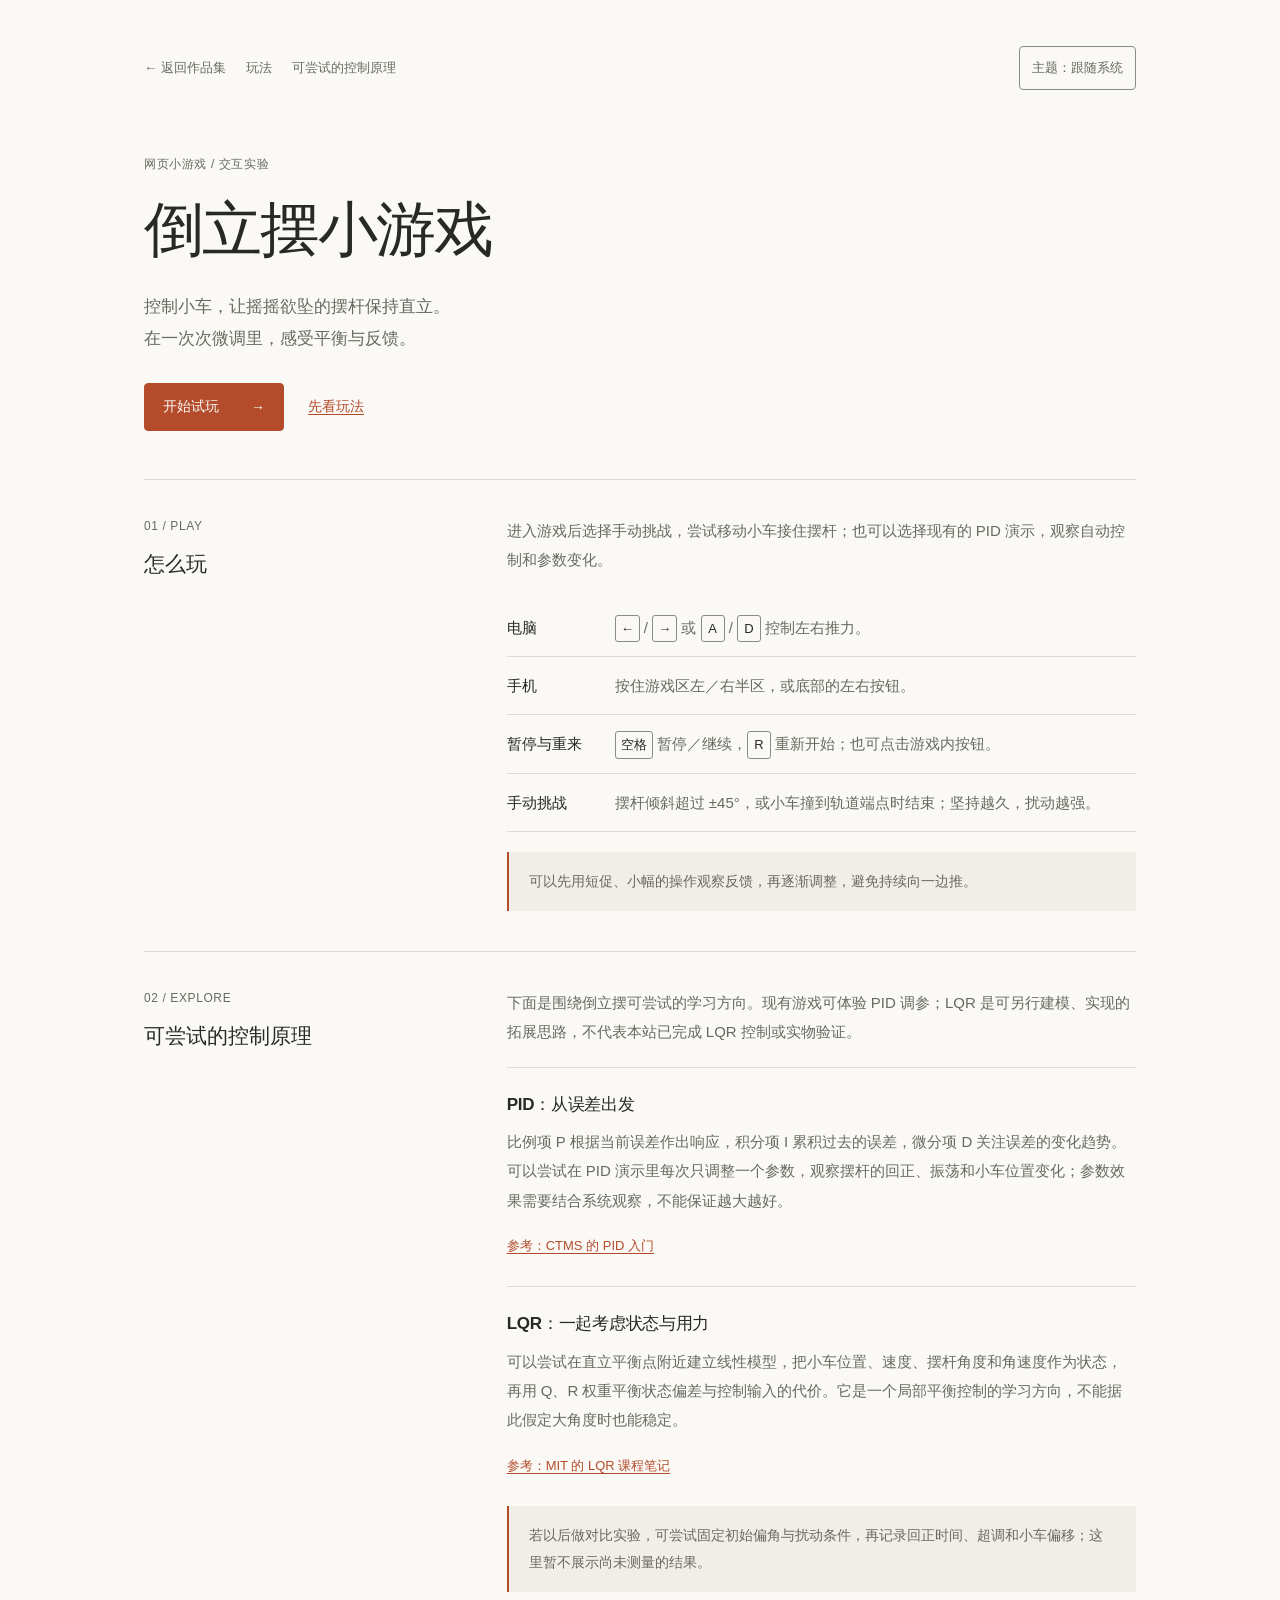
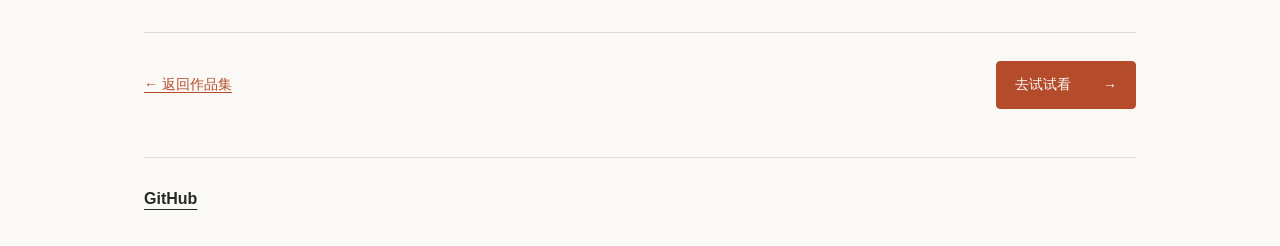
<file: projects/pendulum.html>
<!DOCTYPE html>
<html lang="zh-CN">
  <head>
    <meta charset="UTF-8">
    <meta name="viewport" content="width=device-width, initial-scale=1">
    <meta name="color-scheme" content="light dark">
    <meta name="description" content="倒立摆小游戏的玩法说明，以及可尝试的 PID 调参和 LQR 学习方向。">
    <meta property="og:type" content="article">
    <meta property="og:locale" content="zh_CN">
    <meta property="og:site_name" content="早风爽的作品集">
    <meta property="og:title" content="倒立摆小游戏 · 早风爽的作品集">
    <meta property="og:description" content="控制小车，让摆杆保持直立；了解玩法与可尝试的控制原理。">
    <title>倒立摆小游戏 · 早风爽的作品集</title>
    <link rel="icon" href="../favicon.svg" type="image/svg+xml">
    <script src="../theme.js"></script>
    <link rel="stylesheet" href="../style.css">
  </head>
  <body>
    <a class="skip-link" href="#main-content">跳到主要内容</a>
    <div class="page">
      <header class="site-header">
        <nav aria-label="页面导航">
          <a href="../index.html#projects-title">← 返回作品集</a>
          <a href="#how-to-play">玩法</a>
          <a href="#control-ideas">可尝试的控制原理</a>
        </nav>
        <button class="theme-toggle" id="theme-toggle" type="button" hidden>主题：跟随系统</button>
      </header>
      <main id="main-content" tabindex="-1">
        <article class="project-detail">
          <header class="detail-hero enter">
            <p class="eyebrow">网页小游戏 / 交互实验</p>
            <h1>倒立摆小游戏</h1>
            <p class="detail-lead">控制小车，让摇摇欲坠的摆杆保持直立。<br>在一次次微调里，感受平衡与反馈。</p>
            <div class="detail-actions">
              <a class="primary-link" href="../pendulum/">开始试玩 <span aria-hidden="true">→</span></a>
              <a class="text-link" href="#how-to-play">先看玩法</a>
            </div>
          </header>

          <section class="detail-section" id="how-to-play" aria-labelledby="play-title">
            <div class="detail-section-heading">
              <p class="eyebrow" aria-hidden="true">01 / PLAY</p>
              <h2 id="play-title">怎么玩</h2>
            </div>
            <div class="detail-copy">
              <p>进入游戏后选择手动挑战，尝试移动小车接住摆杆；也可以选择现有的 PID 演示，观察自动控制和参数变化。</p>
              <dl class="controls-list">
                <div><dt>电脑</dt><dd><kbd>←</kbd> / <kbd>→</kbd> 或 <kbd>A</kbd> / <kbd>D</kbd> 控制左右推力。</dd></div>
                <div><dt>手机</dt><dd>按住游戏区左／右半区，或底部的左右按钮。</dd></div>
                <div><dt>暂停与重来</dt><dd><kbd>空格</kbd> 暂停／继续，<kbd>R</kbd> 重新开始；也可点击游戏内按钮。</dd></div>
                <div><dt>手动挑战</dt><dd>摆杆倾斜超过 ±45°，或小车撞到轨道端点时结束；坚持越久，扰动越强。</dd></div>
              </dl>
              <p class="detail-tip">可以先用短促、小幅的操作观察反馈，再逐渐调整，避免持续向一边推。</p>
            </div>
          </section>

          <section class="detail-section" id="control-ideas" aria-labelledby="control-title">
            <div class="detail-section-heading">
              <p class="eyebrow" aria-hidden="true">02 / EXPLORE</p>
              <h2 id="control-title">可尝试的控制原理</h2>
            </div>
            <div class="detail-copy">
              <p>下面是围绕倒立摆可尝试的学习方向。现有游戏可体验 PID 调参；LQR 是可另行建模、实现的拓展思路，不代表本站已完成 LQR 控制或实物验证。</p>
              <div class="control-note">
                <h3>PID：从误差出发</h3>
                <p>比例项 P 根据当前误差作出响应，积分项 I 累积过去的误差，微分项 D 关注误差的变化趋势。可以尝试在 PID 演示里每次只调整一个参数，观察摆杆的回正、振荡和小车位置变化；参数效果需要结合系统观察，不能保证越大越好。<a class="text-link source-link" href="https://ctms.engin.umich.edu/CTMS/?example=Introduction&amp;section=ControlPID">参考：CTMS 的 PID 入门</a></p>
              </div>
              <div class="control-note">
                <h3>LQR：一起考虑状态与用力</h3>
                <p>可以尝试在直立平衡点附近建立线性模型，把小车位置、速度、摆杆角度和角速度作为状态，再用 Q、R 权重平衡状态偏差与控制输入的代价。它是一个局部平衡控制的学习方向，不能据此假定大角度时也能稳定。<a class="text-link source-link" href="https://underactuated.mit.edu/lqr.html">参考：MIT 的 LQR 课程笔记</a></p>
              </div>
              <p class="detail-tip">若以后做对比实验，可尝试固定初始偏角与扰动条件，再记录回正时间、超调和小车偏移；这里暂不展示尚未测量的结果。</p>
            </div>
          </section>

          <nav class="detail-bottom-nav" aria-label="作品操作">
            <a class="text-link" href="../index.html#projects-title">← 返回作品集</a>
            <a class="primary-link" href="../pendulum/">去试试看 <span aria-hidden="true">→</span></a>
          </nav>
        </article>
      </main>
      <footer>
        <a class="github-link" href="https://github.com/yezhouc66-crypto">GitHub</a>
      </footer>
    </div>
  </body>
</html>
</file>
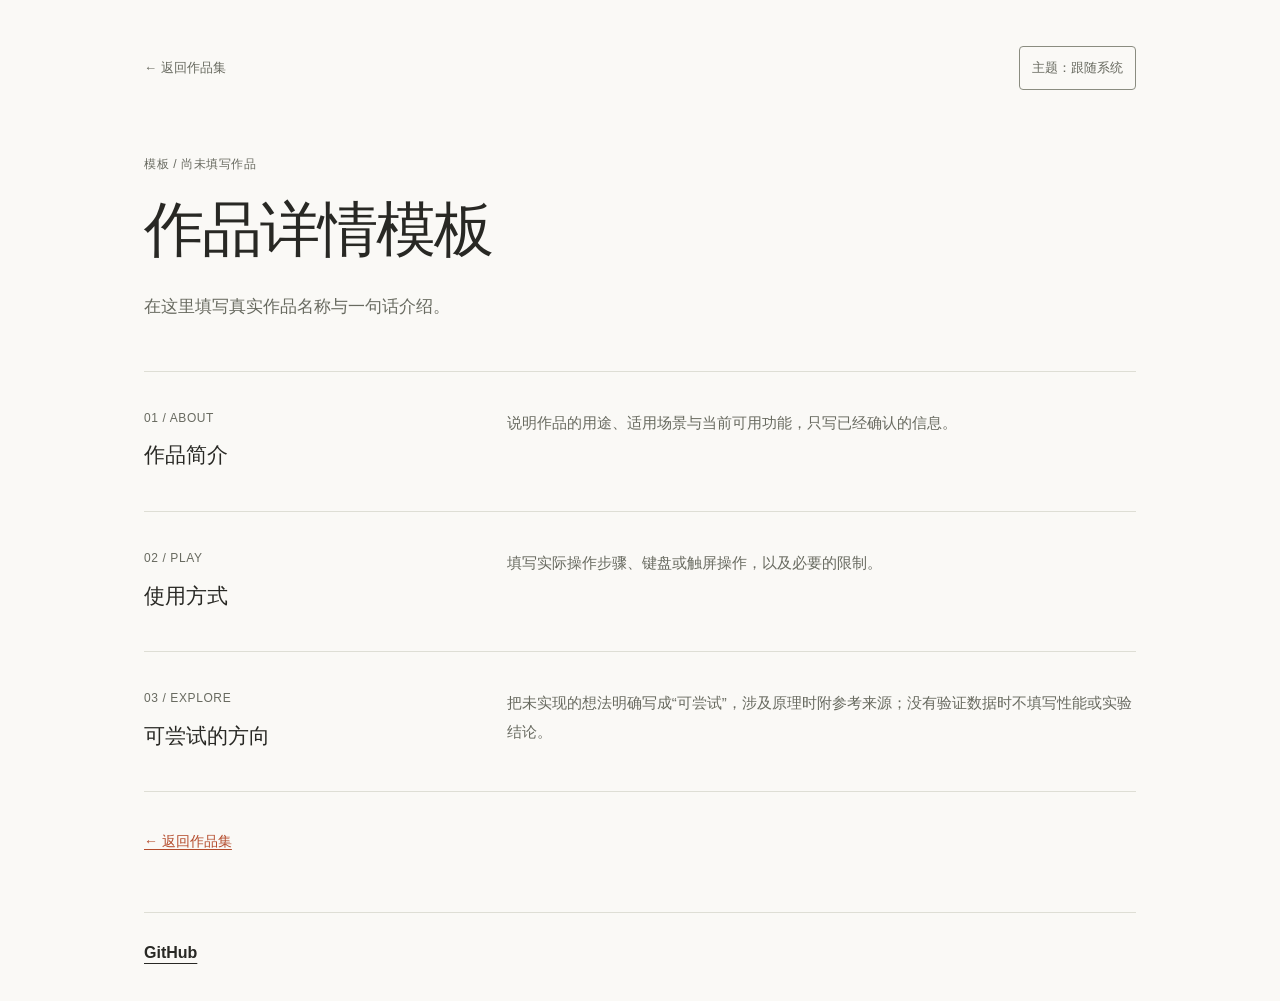
<file: projects/template.html>
<!DOCTYPE html>
<html lang="zh-CN">
  <head>
    <meta charset="UTF-8">
    <meta name="viewport" content="width=device-width, initial-scale=1">
    <meta name="color-scheme" content="light dark">
    <meta name="robots" content="noindex">
    <meta name="description" content="作品详情页模板，供添加真实作品时复制使用。">
    <title>作品详情模板 · 早风爽的作品集</title>
    <link rel="icon" href="../favicon.svg" type="image/svg+xml">
    <script src="../theme.js"></script>
    <link rel="stylesheet" href="../style.css">
  </head>
  <body>
    <a class="skip-link" href="#main-content">跳到主要内容</a>
    <div class="page">
      <header class="site-header">
        <nav aria-label="页面导航"><a href="../index.html#projects-title">← 返回作品集</a></nav>
        <button class="theme-toggle" id="theme-toggle" type="button" hidden>主题：跟随系统</button>
      </header>
      <main id="main-content" tabindex="-1">
        <!-- 复制后替换所有模板说明、元数据与真实链接；发布前移除 noindex。 -->
        <article class="project-detail">
          <header class="detail-hero">
            <p class="eyebrow">模板 / 尚未填写作品</p>
            <h1>作品详情模板</h1>
            <p class="detail-lead">在这里填写真实作品名称与一句话介绍。</p>
            <!-- 有真实演示地址时，添加 .detail-actions 与 .primary-link 试玩链接。 -->
          </header>
          <section class="detail-section" aria-labelledby="overview-title">
            <div class="detail-section-heading"><p class="eyebrow" aria-hidden="true">01 / ABOUT</p><h2 id="overview-title">作品简介</h2></div>
            <div class="detail-copy"><p>说明作品的用途、适用场景与当前可用功能，只写已经确认的信息。</p></div>
          </section>
          <section class="detail-section" aria-labelledby="usage-title">
            <div class="detail-section-heading"><p class="eyebrow" aria-hidden="true">02 / PLAY</p><h2 id="usage-title">使用方式</h2></div>
            <div class="detail-copy"><p>填写实际操作步骤、键盘或触屏操作，以及必要的限制。</p></div>
          </section>
          <section class="detail-section" aria-labelledby="ideas-title">
            <div class="detail-section-heading"><p class="eyebrow" aria-hidden="true">03 / EXPLORE</p><h2 id="ideas-title">可尝试的方向</h2></div>
            <div class="detail-copy"><p>把未实现的想法明确写成“可尝试”，涉及原理时附参考来源；没有验证数据时不填写性能或实验结论。</p></div>
          </section>
          <nav class="detail-bottom-nav" aria-label="作品操作"><a class="text-link" href="../index.html#projects-title">← 返回作品集</a></nav>
        </article>
      </main>
      <footer><a class="github-link" href="https://github.com/yezhouc66-crypto">GitHub</a></footer>
    </div>
  </body>
</html>
</file>
<file: style.css>
:root {
  color-scheme: light;
  --background: #faf9f6;
  --text: #282824;
  --muted: #686a60;
  --line: #deded5;
  --control-border: #8a8c80;
  --accent: #b44c2c;
  --thumbnail: #f0eee7;
  --thumbnail-border: #e4e1d7;
  --diagram: #45463e;
  --diagram-guide: #a4a59a;
  font-family: -apple-system, BlinkMacSystemFont, "Segoe UI", "PingFang SC",
    "Hiragino Sans GB", "Microsoft YaHei", sans-serif;
  font-synthesis: none;
}

* {
  box-sizing: border-box;
}

[hidden] {
  display: none !important;
}

body {
  margin: 0;
  background: var(--background);
  color: var(--text);
  -webkit-font-smoothing: antialiased;
}

::selection {
  background: var(--accent);
  color: var(--background);
}

.page {
  width: min(100% - 96px, 992px);
  margin-inline: auto;
  padding-block: 46px 26px;
}

h1, h2, h3, p {
  margin: 0;
}

a {
  color: inherit;
  text-decoration: none;
}

:focus-visible {
  outline: 3px solid var(--accent);
  outline-offset: 5px;
  border-radius: 3px;
}

button {
  font: inherit;
  cursor: pointer;
}

.skip-link {
  position: fixed;
  z-index: 10;
  top: 12px;
  left: 12px;
  padding: 12px 16px;
  border: 1px solid var(--accent);
  border-radius: 4px;
  background: var(--background);
  transform: translateY(-200%);
}

.skip-link:focus {
  transform: none;
}

.site-header,
.site-header nav {
  display: flex;
  align-items: center;
  flex-wrap: wrap;
  gap: 8px 20px;
}

.site-header {
  justify-content: space-between;
  color: var(--muted);
  font-size: 13px;
}

.site-header nav a {
  display: inline-flex;
  align-items: center;
  min-height: 44px;
}

.site-header nav a:hover {
  color: var(--accent);
}

.theme-toggle,
.filter-button {
  min-height: 44px;
  max-width: 100%;
  padding: 9px 12px;
  border: 1px solid var(--control-border);
  border-radius: 4px;
  background: transparent;
  color: var(--muted);
  font-size: 13px;
  line-height: 1.8;
  overflow-wrap: anywhere;
}

.theme-toggle:hover,
.filter-button:hover,
.filter-button[aria-pressed="true"] {
  border-color: var(--accent);
  color: var(--accent);
}

.filter-button[aria-pressed="true"] {
  background: var(--thumbnail);
  font-weight: 600;
}

footer,
.github-link {
  display: flex;
  align-items: center;
}

.intro {
  display: grid;
  grid-template-columns: minmax(0, 1fr) minmax(0, 1fr);
  gap: 48px;
  padding-block: 70px 48px;
}

.identity {
  padding-top: 2px;
}

h1 {
  font-size: clamp(56px, 7vw, 88px);
  font-weight: 650;
  line-height: 1.15;
  letter-spacing: -0.055em;
}

.bio {
  min-width: 0;
  max-width: 436px;
  color: var(--muted);
  font-size: 15px;
  line-height: 1.9;
}

.bio .bio-lead {
  margin-bottom: 21px;
  color: var(--text);
  font-size: 23px;
  font-weight: 450;
  line-height: 1.65;
  letter-spacing: -0.025em;
}

.bio-phrase {
  white-space: nowrap;
}

.bio p + p {
  margin-top: 13px;
  text-wrap: balance;
}

.projects,
.about {
  padding-top: 32px;
  border-top: 1px solid var(--line);
}

.about {
  display: grid;
  grid-template-columns: minmax(0, 1fr) minmax(0, 1fr);
  gap: 24px 48px;
  padding-bottom: 36px;
}

.about-content {
  color: var(--muted);
  font-size: 15px;
  line-height: 1.9;
}

.skills {
  display: flex;
  flex-wrap: wrap;
  gap: 8px;
  margin: 16px 0 0;
  padding: 0;
  list-style: none;
}

.skills li {
  padding: 4px 10px;
  border: 1px solid var(--line);
  border-radius: 3px;
  font-size: 13px;
}

.project-filters {
  display: flex;
  flex-wrap: wrap;
  gap: 8px;
  margin-bottom: 12px;
}

.project-status {
  margin-bottom: 20px;
  color: var(--muted);
  font-size: 13px;
  line-height: 1.8;
}

.project-status:empty {
  display: none;
}

.section-title {
  margin-bottom: 24px;
  font-size: 21px;
  font-weight: 550;
}

.project-grid {
  display: grid;
  grid-template-columns: repeat(auto-fill, minmax(min(100%, 320px), 1fr));
  gap: 36px 28px;
}

.section-heading {
  display: flex;
  align-items: baseline;
  justify-content: space-between;
  flex-wrap: wrap;
  gap: 8px 24px;
  margin-bottom: 24px;
}

.section-heading .section-title {
  margin: 0;
}

.section-note,
.coming-soon-note {
  color: var(--muted);
  font-size: 13px;
  line-height: 1.8;
}

.project-entry {
  display: flex;
  flex-direction: column;
  min-width: 0;
}

.project-entry > .project-card {
  flex: 1;
}

.project-detail-link {
  display: inline-flex;
  align-items: center;
  align-self: flex-start;
  min-height: 44px;
  margin-top: 8px;
  font-size: 13px;
}

.coming-soon-preview {
  display: grid;
  place-items: center;
  border-style: dashed;
  border-color: var(--control-border);
  background: transparent;
}

.coming-soon-preview span {
  display: grid;
  place-items: center;
  width: 64px;
  height: 64px;
  border: 1px solid var(--line);
  border-radius: 50%;
  color: var(--muted);
  font-size: 32px;
  font-weight: 300;
}

.coming-soon-note {
  margin-top: auto;
  padding-top: 26px;
  padding-bottom: 14px;
}

.project-card {
  display: flex;
  flex-direction: column;
  min-width: 0;
  overflow-wrap: anywhere;
}

a.project-card {
  transition: transform 220ms ease;
}

a.project-card:hover {
  transform: translateY(-4px);
}

.thumbnail {
  position: relative;
  aspect-ratio: 2 / 1;
  overflow: hidden;
  border: 1px solid var(--thumbnail-border);
  border-radius: 4px;
  background: var(--thumbnail);
}

.thumbnail img {
  display: block;
  width: 100%;
  height: 100%;
  object-fit: cover;
}

.project-placeholder {
  display: grid;
  place-items: center;
  height: 100%;
  color: var(--muted);
  font-size: clamp(32px, 5vw, 48px);
  font-weight: 450;
  letter-spacing: 0.12em;
}

.pendulum-drawing {
  display: block;
  width: 100%;
  height: 100%;
  color: var(--diagram);
}

.diagram-guides {
  color: var(--diagram-guide);
}

.diagram-weight {
  fill: var(--accent);
}

.diagram-pivot {
  fill: var(--thumbnail);
  stroke: var(--accent);
  stroke-width: 2;
}

.project-title-row {
  margin-top: 19px;
}

h3 {
  font-size: 17px;
  font-weight: 550;
  line-height: 1.5;
  letter-spacing: -0.015em;
}

.project-description {
  margin-top: 7px;
  color: var(--muted);
  font-size: 13px;
  line-height: 1.8;
}

.project-tags {
  display: flex;
  flex-wrap: wrap;
  gap: 6px;
  margin: 14px 0 18px;
  padding: 0;
  list-style: none;
  color: var(--muted);
  font-size: 11px;
  line-height: 1.6;
}

.project-tags li {
  max-width: 100%;
  padding: 3px 8px;
  border: 1px solid var(--line);
  border-radius: 3px;
}

.project-action {
  display: flex;
  align-items: center;
  gap: 8px;
  margin-top: auto;
  padding-top: 14px;
  color: var(--accent);
  font-size: 13px;
}

.project-arrow {
  transition: transform 180ms ease;
}

.project-card:hover .project-arrow {
  transform: translateX(3px);
}

.text-link {
  color: var(--accent);
  text-decoration: underline;
  text-underline-offset: 3px;
}

.visually-hidden {
  position: absolute;
  width: 1px;
  height: 1px;
  padding: 0;
  overflow: hidden;
  clip-path: inset(50%);
  white-space: nowrap;
}

footer {
  justify-content: space-between;
  gap: 24px;
  margin-top: 48px;
  padding-top: 18px;
  border-top: 1px solid var(--line);
  font-size: 12px;
  line-height: 1.6;
}

.github-link {
  min-height: 44px;
  margin-left: -6px;
  padding-inline: 6px;
  color: var(--text);
  font-size: 16px;
  font-weight: 600;
  text-decoration: underline;
  text-decoration-thickness: 1px;
  text-underline-offset: 5px;
  transition: color 180ms ease;
}

.github-link:hover {
  color: var(--accent);
}

@keyframes enter {
  from {
    transform: translateY(8px);
  }
  to {
    transform: translateY(0);
  }
}

/* 阅读内容不依赖动画进度、观察器或脚本；第一帧也完整可见。 */
.enter {
  opacity: 1;
  transform: none;
}

@media (prefers-reduced-motion: no-preference) {
  .enter {
    animation: enter 650ms ease;
  }

  .intro { animation-delay: 70ms; }
  .about { animation-delay: 110ms; }
  .projects { animation-delay: 140ms; }
  footer { animation-delay: 210ms; }
}

.error-content {
  max-width: 600px;
  padding-block: 100px 60px;
}

.error-code {
  margin-bottom: 16px;
  color: var(--accent);
  font-size: 18px;
}

.error-content h1 {
  font-size: clamp(36px, 7vw, 64px);
  letter-spacing: -0.035em;
}

.error-content p:not(.error-code) {
  margin-top: 24px;
  color: var(--muted);
  line-height: 1.9;
}

.home-link {
  display: inline-flex;
  align-items: center;
  min-height: 44px;
  margin-top: 24px;
}

.detail-hero {
  max-width: 760px;
  padding-block: 64px 48px;
}

.eyebrow {
  color: var(--muted);
  font-size: 12px;
  line-height: 1.8;
  letter-spacing: 0.05em;
}

.detail-hero h1 {
  margin-top: 16px;
  font-size: clamp(36px, 5vw, 60px);
  line-height: 1.25;
  letter-spacing: -0.035em;
}

.detail-lead {
  margin-top: 24px;
  color: var(--muted);
  font-size: 17px;
  line-height: 1.9;
}

.detail-actions,
.detail-bottom-nav {
  display: flex;
  align-items: center;
  flex-wrap: wrap;
  gap: 16px 24px;
}

.detail-actions {
  margin-top: 28px;
}

.detail-actions .text-link,
.detail-bottom-nav .text-link {
  display: inline-flex;
  align-items: center;
  min-height: 44px;
  font-size: 14px;
}

.primary-link {
  display: inline-flex;
  align-items: center;
  justify-content: space-between;
  gap: 32px;
  min-height: 48px;
  padding: 12px 18px;
  border: 1px solid var(--accent);
  border-radius: 4px;
  background: var(--accent);
  color: var(--background);
  font-size: 14px;
  font-weight: 600;
}

.primary-link:hover {
  text-decoration: underline;
  text-underline-offset: 4px;
}

.detail-section {
  display: grid;
  grid-template-columns: minmax(0, 1fr) minmax(0, 2fr);
  gap: 24px 48px;
  padding-block: 36px 40px;
  border-top: 1px solid var(--line);
  scroll-margin-top: 24px;
}

.detail-section h2 {
  margin-top: 10px;
  font-size: 21px;
  font-weight: 550;
  line-height: 1.5;
}

.detail-copy {
  min-width: 0;
  color: var(--muted);
  font-size: 15px;
  line-height: 1.95;
  overflow-wrap: anywhere;
}

.detail-copy > * + *,
.control-note p {
  margin-top: 20px;
}

.detail-copy h3,
.controls-list dt {
  color: var(--text);
}

.controls-list {
  margin: 24px 0 0;
}

.controls-list > div {
  display: grid;
  grid-template-columns: 92px minmax(0, 1fr);
  gap: 16px;
  padding-block: 14px;
  border-bottom: 1px solid var(--line);
}

.controls-list dt {
  font-weight: 550;
}

.controls-list dd {
  margin: 0;
}

kbd {
  display: inline-block;
  min-width: 24px;
  padding-inline: 5px;
  border: 1px solid var(--control-border);
  border-radius: 3px;
  color: var(--text);
  font: inherit;
  font-size: 13px;
  text-align: center;
}

.detail-tip {
  padding: 16px 20px;
  border-left: 2px solid var(--accent);
  background: var(--thumbnail);
  font-size: 14px;
}

.control-note {
  padding-top: 24px;
  border-top: 1px solid var(--line);
}

.control-note p {
  margin-top: 10px;
}

.source-link {
  display: block;
  width: fit-content;
  margin-top: 10px;
  padding-block: 8px;
  font-size: 13px;
}

.detail-bottom-nav {
  justify-content: space-between;
  padding-top: 28px;
  border-top: 1px solid var(--line);
}

@media (max-width: 760px) {
  .page {
    width: calc(100% - 48px);
    padding-block: 29px 20px;
  }

  .intro {
    grid-template-columns: 1fr;
    gap: 32px;
    padding-block: 57px 43px;
  }

  .about {
    grid-template-columns: 1fr;
    gap: 0;
  }

  .about-content {
    font-size: 14px;
  }

  h1 {
    font-size: 64px;
  }

  .bio {
    max-width: 500px;
    font-size: 14px;
    line-height: 1.9;
  }

  .bio .bio-lead {
    margin-bottom: 17px;
    font-size: 20px;
    line-height: 1.7;
  }

  .bio p + p {
    margin-top: 12px;
  }

  .thumbnail {
    aspect-ratio: 1.8 / 1;
  }

  .project-title-row {
    margin-top: 16px;
  }

  .project-description {
    font-size: 13px;
  }

  .detail-hero {
    padding-block: 44px 36px;
  }

  .detail-lead {
    font-size: 16px;
  }

  .detail-section {
    grid-template-columns: 1fr;
    gap: 20px;
    padding-block: 28px 32px;
  }

  .detail-copy {
    font-size: 14px;
  }

  .controls-list > div {
    grid-template-columns: 1fr;
    gap: 4px;
  }

  footer {
    margin-top: 40px;
    font-size: 11px;
  }
}

@media (max-width: 359px) {
  .page {
    width: calc(100% - 40px);
  }

  h1 {
    font-size: 56px;
  }
}

@media (prefers-color-scheme: dark) {
  :root:not([data-theme]) {
    color-scheme: dark;
    --background: #191a18;
    --text: #e8e7e0;
    --muted: #a4a69b;
    --line: #393b34;
    --control-border: #858b78;
    --accent: #e4936d;
    --thumbnail: #272922;
    --thumbnail-border: #383b31;
    --diagram: #d1d4c6;
    --diagram-guide: #737b68;
  }
}

:root[data-theme="dark"] {
  color-scheme: dark;
  --background: #191a18;
  --text: #e8e7e0;
  --muted: #a4a69b;
  --line: #393b34;
  --control-border: #858b78;
  --accent: #e4936d;
  --thumbnail: #272922;
  --thumbnail-border: #383b31;
  --diagram: #d1d4c6;
  --diagram-guide: #737b68;
}

@media (max-width: 359px) {
  .bio-phrase {
    white-space: normal;
  }
}

@media (prefers-reduced-motion: reduce) {
  *, *::before, *::after {
    animation: none !important;
    transition: none !important;
  }

  a.project-card:hover,
  .project-card:hover .project-arrow {
    transform: none;
  }
}
</file>
<file: arm/arm.css>
.arm-page { width: min(100% - 96px, 1120px); }
.game-intro { display: flex; justify-content: space-between; align-items: end; gap: 28px; padding: 54px 0 34px; }
.game-intro h1 { margin-top: 13px; font-size: clamp(34px, 4.7vw, 57px); letter-spacing: -.045em; font-weight: 600; }
.game-intro h1 span { color: var(--accent); }
.intro-copy { padding-bottom: 3px; color: var(--muted); font-size: 14px; line-height: 1.9; }
.game-shell { border: 1px solid var(--line); border-radius: 6px; overflow: hidden; }
.scorebar, .scores, .scores > div, .level-heading { display: flex; align-items: center; }
.scorebar { min-height: 78px; justify-content: space-between; gap: 16px; padding: 16px 24px; background: var(--background); }
.level-heading { gap: 10px; font-size: 14px; font-weight: 550; }
.live-dot { width: 7px; height: 7px; background: var(--accent); border-radius: 50%; }
.scores { gap: 28px; margin: 0; }
.scores > div { gap: 10px; }
.scores dt { font-size: 11px; color: var(--muted); }
.scores dd { margin: 0; font: 20px ui-monospace, SFMono-Regular, Consolas, monospace; font-variant-numeric: tabular-nums; }
.scores > div:first-child dd { color: var(--accent); }
.canvas-wrap { position: relative; border-block: 1px solid var(--line); background: var(--thumbnail); }
#game { display: block; width: 100%; height: auto; aspect-ratio: 5 / 3; touch-action: none; cursor: crosshair; }
#game:focus-visible { outline-offset: -4px; }
.canvas-badge { position: absolute; top: 20px; left: 24px; color: var(--muted); font: 10px ui-monospace, monospace; letter-spacing: .12em; pointer-events: none; }
.canvas-badge span { margin-left: 14px; letter-spacing: 0; opacity: .7; }
.result { position: absolute; inset: 0; display: flex; flex-direction: column; align-items: center; justify-content: center; padding: 20px; background: var(--background); text-align: center; }
.result h2 { margin-top: 12px; font-size: clamp(24px, 4vw, 40px); font-weight: 550; }
.result p:not(.eyebrow) { margin-top: 14px; color: var(--muted); font-size: 14px; line-height: 1.8; }
.result button { margin-top: 24px; }
.game-message { display: flex; align-items: center; gap: 10px; min-height: 51px; padding: 10px 22px; border-bottom: 1px solid var(--line); font-size: 12px; line-height: 1.7; }
.message-mark { color: var(--accent); font-size: 20px; }
#game-status { flex: 1; }
#reach-status { color: var(--muted); font: 11px ui-monospace, monospace; white-space: nowrap; }
.toolbar { display: flex; align-items: center; flex-wrap: wrap; gap: 14px 24px; padding: 16px 22px; }
.control-group, .action-group { display: flex; gap: 4px; }
.control-group { padding: 3px; border: 1px solid var(--line); border-radius: 4px; }
.option, .throw-button { min-height: 44px; padding: 9px 15px; border: 1px solid transparent; border-radius: 3px; background: transparent; color: var(--muted); font-size: 12px; }
.option.active { background: var(--thumbnail); color: var(--text); }
.option:hover, .levelbar button:hover { color: var(--accent); }
.option span, .levelbar button span { margin-left: 8px; color: var(--muted); font: 10px ui-monospace, monospace; }
.action-group { margin-left: auto; }
.action-group .option { border-color: var(--line); }
.throw-button { min-width: 91px; background: var(--accent); color: var(--background); }
button:disabled { cursor: default; opacity: .45; }
.switches { display: flex; flex-wrap: wrap; align-items: center; gap: 16px; }
.switches label { display: flex; align-items: center; min-height: 44px; gap: 6px; font-size: 12px; color: var(--muted); cursor: pointer; }
.switches input { width: 15px; height: 15px; margin: 0; accent-color: var(--accent); }
.levelbar { display: flex; justify-content: space-between; align-items: center; flex-wrap: wrap; gap: 0 16px; padding: 4px 22px; border-top: 1px solid var(--line); color: var(--muted); font-size: 11px; line-height: 1.8; }
.levelbar > div { display: flex; gap: 20px; }
.levelbar button { min-height: 44px; padding: 6px 0; border: 0; background: transparent; color: var(--muted); font-size: 11px; }
.instructions { display: grid; grid-template-columns: .9fr 1.6fr; gap: 48px; margin-top: 44px; padding-bottom: 34px; }
.instructions-title h2 { margin-top: 10px; font-size: 20px; font-weight: 550; line-height: 1.6; }
.instructions-title > p:last-child { margin-top: 10px; font-size: 12px; color: var(--muted); line-height: 1.8; }
.steps { display: grid; gap: 20px; margin: 0; padding: 0; list-style: none; }
.steps li { display: flex; gap: 18px; }
.steps li > span { padding-top: 4px; color: var(--accent); font: 11px ui-monospace, monospace; }
.steps h3 { font-size: 14px; }
.steps p { margin-top: 5px; font-size: 12px; color: var(--muted); line-height: 1.85; }
.lab-notes { padding-block: 8px; border-block: 1px solid var(--line); font-size: 12px; color: var(--muted); }
.lab-notes summary { min-height: 44px; padding-block: 14px; cursor: pointer; color: var(--text); }
.lab-notes summary span { margin-left: 16px; color: var(--muted); font-size: 11px; }
.lab-notes > div { padding: 4px 0 16px; max-width: 780px; line-height: 1.9; }
.lab-notes p + p { margin-top: 12px; }
.noscript-note { padding: 20px 0; color: var(--accent); }
.arm-page footer { margin-top: 22px; border-top: 0; }
@media (max-width: 900px) {
  .arm-page { width: calc(100% - 48px); }
  .toolbar { gap: 10px 18px; }
  .switches { gap: 12px; }
  .scores { gap: 18px; }
  .scores > div { gap: 7px; }
  .intro-copy { font-size: 12px; }
}
@media (max-width: 600px) {
  .arm-page { width: calc(100% - 28px); padding-top: 18px; }
  .site-header { padding-inline: 4px; font-size: 12px; }
  .site-header nav { gap: 14px; }
  .theme-toggle { font-size: 11px; padding-inline: 8px; }
  .game-intro { display: block; padding: 30px 4px 24px; }
  .game-intro .eyebrow { font-size: 10px; }
  .game-intro h1 { margin-top: 10px; font-size: 37px; }
  .intro-copy { margin-top: 15px; }
  .intro-copy br { display: none; }
  .scorebar { padding: 12px; gap: 10px; flex-wrap: wrap; }
  .level-heading { font-size: 12px; }
  .scores { gap: 16px; flex: 1; justify-content: end; }
  .scores > div { display: block; text-align: right; }
  .scores dt { font-size: 9px; }
  .scores dd { margin-top: 4px; font-size: 15px; }
  #game { aspect-ratio: 5 / 4; }
  .canvas-badge { top: 12px; left: 12px; font-size: 8px; }
  .canvas-badge span { display: none; }
  .game-message { padding: 10px 12px; font-size: 11px; }
  #reach-status { display: none; }
  .toolbar { padding: 10px; gap: 6px 10px; justify-content: space-between; }
  .switches { order: 3; width: 100%; justify-content: space-around; gap: 8px; }
  .option, .throw-button { padding-inline: 12px; }
  .action-group { margin-left: 0; }
  .levelbar { padding: 8px 12px 0; }
  .levelbar > p { width: 100%; }
  .levelbar > div { width: 100%; justify-content: space-between; }
  .instructions { grid-template-columns: 1fr; margin-top: 30px; gap: 24px; padding-inline: 4px; }
  .instructions-title h2 { font-size: 19px; }
  .lab-notes { margin-inline: 4px; }
  .lab-notes summary span { font-size: 10px; margin-left: 6px; }
  .arm-page footer { flex-wrap: wrap; gap: 12px; padding-inline: 4px; }
}
</file>
